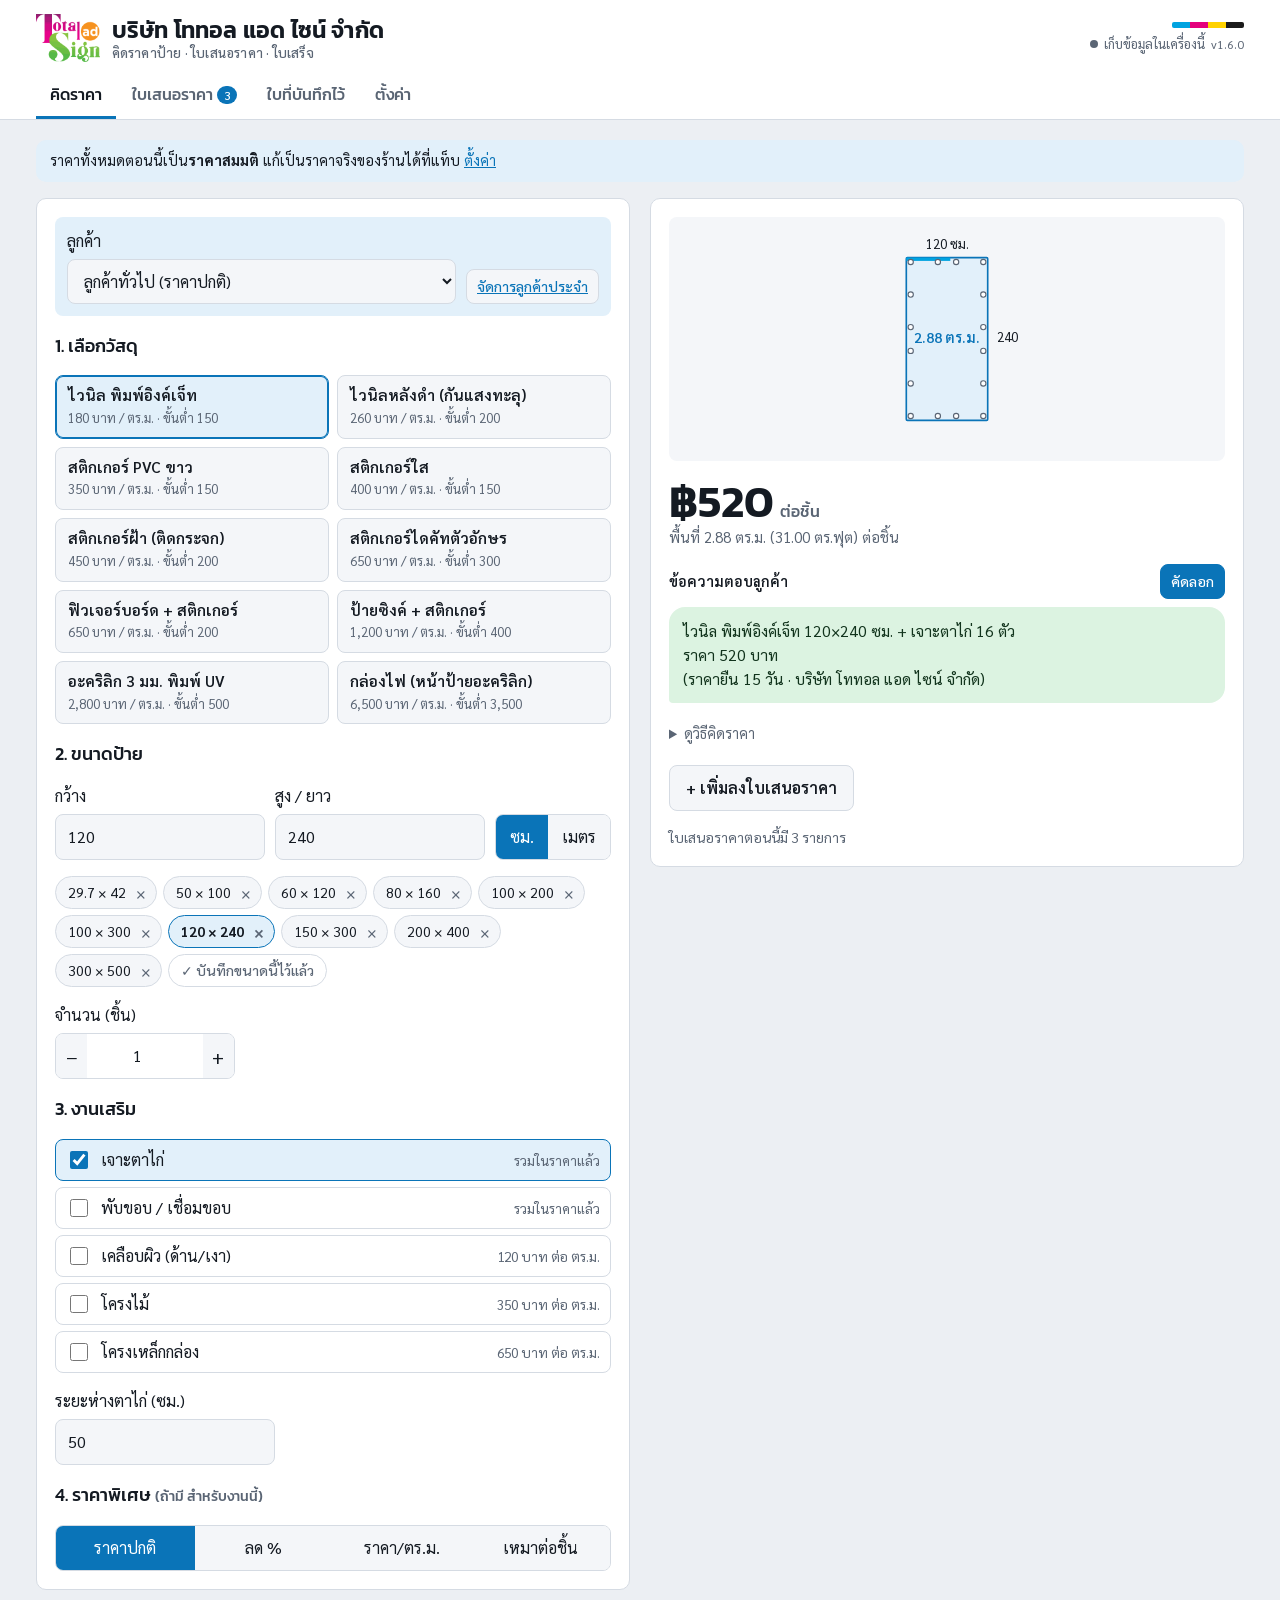
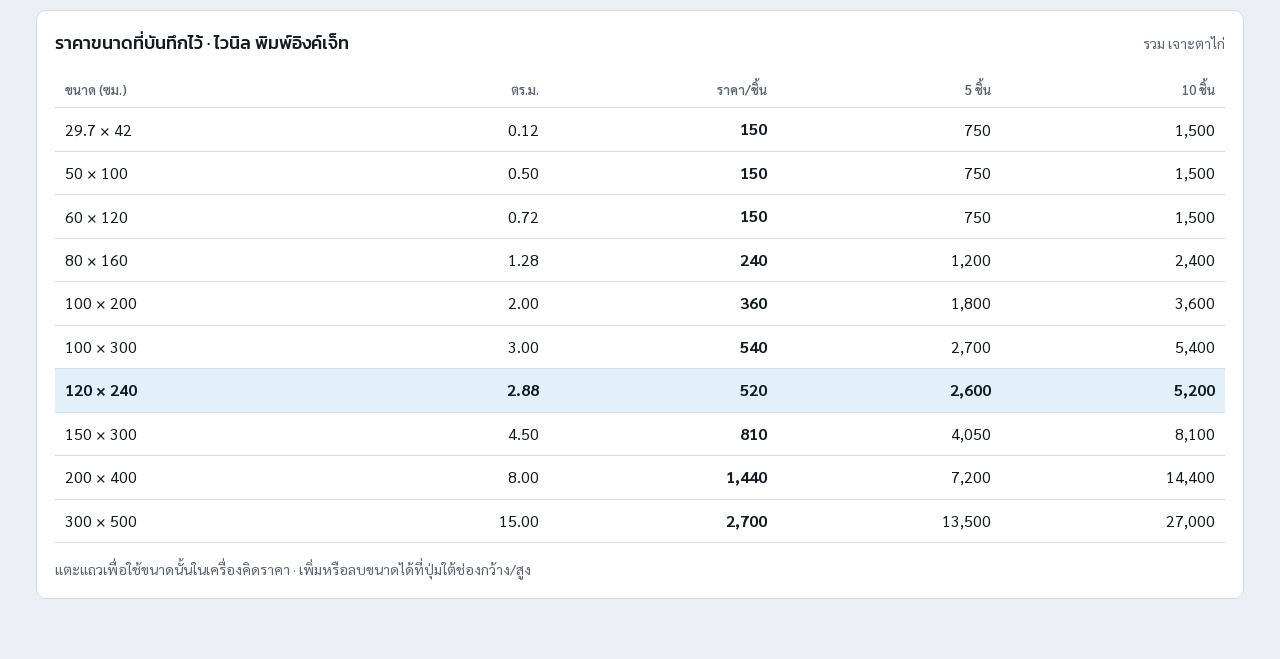
<file: signshop/index.html>
<!doctype html>
<html lang="th">
<head>
<meta charset="utf-8">
<meta name="viewport" content="width=device-width,initial-scale=1,viewport-fit=cover">
<title>Total ad Sign · คิดราคาป้าย</title>
<meta name="description" content="คิดราคาป้าย ออกใบเสนอราคา ใบสั่งงานช่าง ติดตามมัดจำ สำหรับร้านป้าย">
<meta name="theme-color" content="#0a74b8">
<meta name="app-version" content="1.6.0">
<link rel="manifest" href="manifest.webmanifest">
<link rel="icon" type="image/png" sizes="192x192" href="icons/icon-192.png">
<link rel="apple-touch-icon" href="icons/apple-touch-icon.png">
<meta name="apple-mobile-web-app-capable" content="yes">
<meta name="mobile-web-app-capable" content="yes">
<meta name="apple-mobile-web-app-title" content="Total ad Sign">
<link rel="stylesheet" href="fonts/fonts.css">
<script src="vendor/html2canvas.min.js"></script>
<style>
/* Layout: tabbed workbench. Form column on the left, live price / quotation paper on the right; stacks to one column under 900px. Process-colour (CMYK) details nod to the print shop. */
:root {
  --bg: #eceff3;
  --surface: #ffffff;
  --surface-2: #f4f6f9;
  --ink: #141a22;
  --muted: #5a6574;
  --line: #d5dbe3;
  --accent: #0a74b8;
  --accent-ink: #ffffff;
  --accent-soft: #e2f0fa;
  --c: #00a3e0; --m: #e4007c; --y: #ffd200; --k: #1b1b1b;
  --danger: #c0392b;
  --ok: #1f7a4a;
  --warn: #b26a00;
  --chat: #dcf3e1;
  --chat-ink: #11331c;
  --paper: #ffffff;
  --paper-ink: #1c1c1c;
  --paper-line: #cfd4da;
  --paper-tint: #f1f5f9;
  --f-display: "Kanit", "Sarabun", system-ui, sans-serif;
  --f-body: "Sarabun", "Noto Sans Thai", "Leelawadee UI", system-ui, sans-serif;
  --r: 10px;
}
@media (prefers-color-scheme: dark) {
  :root:not([data-theme="light"]) {
    --bg: #0e1217; --surface: #161b22; --surface-2: #1d232c; --ink: #e7ecf2; --muted: #98a3b2;
    --line: #2a323d; --accent: #45b4ee; --accent-ink: #04121c; --accent-soft: #12293a;
    --danger: #ff7b6b; --ok: #5fd39a; --warn: #f0b04a; --chat: #1d3a27; --chat-ink: #dff5e5; color-scheme: dark;
  }
}
:root[data-theme="dark"] {
  --bg: #0e1217; --surface: #161b22; --surface-2: #1d232c; --ink: #e7ecf2; --muted: #98a3b2;
  --line: #2a323d; --accent: #45b4ee; --accent-ink: #04121c; --accent-soft: #12293a;
  --danger: #ff7b6b; --ok: #5fd39a; --warn: #f0b04a; --chat: #1d3a27; --chat-ink: #dff5e5; color-scheme: dark;
}
* { box-sizing: border-box; }
html { -webkit-text-size-adjust: 100%; }
:root { padding-top: env(safe-area-inset-top, 0px); padding-bottom: env(safe-area-inset-bottom, 0px); }
body { margin: 0; }
img { max-width: 100%; }
[hidden] { display: none !important; }
body { background: var(--bg); color: var(--ink); font-family: var(--f-body); font-size: 16px; line-height: 1.5; }
button, input, select, textarea { font: inherit; color: inherit; }
a { color: var(--accent); }
.wrap { max-width: 1240px; margin: 0 auto; padding-left: max(16px, env(safe-area-inset-left, 0px)); padding-right: max(16px, env(safe-area-inset-right, 0px)); }

/* header */
.top { background: var(--surface); border-bottom: 1px solid var(--line); }
.top .wrap { padding-block: 14px 0; display: flex; flex-direction: column; gap: 10px; }
.brand { display: flex; align-items: center; justify-content: space-between; gap: 12px; flex-wrap: wrap; }
.brand h1 { margin: 0; font-family: var(--f-display); font-weight: 600; font-size: 1.45rem; letter-spacing: .2px; line-height: 1.2; }
.brand h1 small { display: block; font-family: var(--f-body); font-weight: 500; font-size: .85rem; color: var(--muted); }
.cmyk { display: flex; height: 6px; width: 72px; border-radius: 2px; overflow: hidden; }
.cmyk i { flex: 1; } .cmyk i:nth-child(1){background:var(--c)} .cmyk i:nth-child(2){background:var(--m)} .cmyk i:nth-child(3){background:var(--y)} .cmyk i:nth-child(4){background:var(--k)}
.status { font-size: .82rem; color: var(--muted); display: flex; align-items: center; gap: 6px; }
.status .dot { width: 8px; height: 8px; border-radius: 50%; background: var(--muted); }
.status.cloud .dot { background: var(--ok); }
.tabs { display: flex; gap: 2px; overflow-x: auto; scrollbar-width: none; }
.tabs a { padding: 10px 14px; text-decoration: none; color: var(--muted); font-weight: 600; border-bottom: 3px solid transparent; white-space: nowrap; font-family: var(--f-display); font-weight: 500; }
.tabs a[aria-current="page"] { color: var(--ink); border-bottom-color: var(--accent); }
.tabs a .count { display: inline-block; min-width: 20px; padding: 0 6px; margin-left: 4px; border-radius: 10px; background: var(--accent); color: var(--accent-ink); font-size: .75rem; text-align: center; font-family: var(--f-body); }
.tabs a:focus-visible { outline: 2px solid var(--accent); outline-offset: -2px; }

main .wrap { padding-block: 20px 60px; }
.notice { background: var(--accent-soft); border-radius: var(--r); padding: 10px 14px; font-size: .9rem; margin-bottom: 16px; }
.grid { display: grid; grid-template-columns: minmax(0, 1fr) minmax(0, 1fr); gap: 20px; align-items: start; }
.grid.quote { grid-template-columns: minmax(0, 5fr) minmax(0, 6fr); }
@media (max-width: 900px) { .grid, .grid.quote { grid-template-columns: minmax(0, 1fr); } }
.card { background: var(--surface); border: 1px solid var(--line); border-radius: var(--r); padding: 18px; display: flex; flex-direction: column; gap: 16px; min-width: 0; }
.sticky { position: sticky; top: calc(env(safe-area-inset-top, 0px) + 12px); }
@media (max-width: 900px) { .sticky { position: static; } }
h2 { margin: 0; font-family: var(--f-display); font-weight: 500; font-size: 1.15rem; text-wrap: balance; }
h3 { margin: 0; font-size: .82rem; font-weight: 600; color: var(--muted); letter-spacing: .4px; }
.field { display: flex; flex-direction: column; gap: 6px; min-width: 0; }
.row { display: flex; gap: 10px; flex-wrap: wrap; align-items: end; }
.row > .field { flex: 1 1 120px; }
input[type="text"], input[type="number"], input[type="tel"], select, textarea {
  width: 100%; padding: 10px 12px; border: 1px solid var(--line); border-radius: 8px; background: var(--surface-2); min-width: 0;
}
textarea { resize: vertical; min-height: 70px; }
input:focus-visible, select:focus-visible, textarea:focus-visible, button:focus-visible { outline: 2px solid var(--accent); outline-offset: 1px; }
input[type="number"] { font-variant-numeric: tabular-nums; }

/* materials picker */
.mats { display: grid; grid-template-columns: repeat(auto-fill, minmax(190px, 1fr)); gap: 8px; }
.mat { position: relative; display: flex; flex-direction: column; gap: 2px; padding: 10px 12px; border: 1px solid var(--line); border-radius: 8px; cursor: pointer; background: var(--surface-2); }
.mat input { position: absolute; opacity: 0; pointer-events: none; }
.mat b { font-weight: 600; font-size: .95rem; line-height: 1.3; }
.mat span { font-size: .82rem; color: var(--muted); font-variant-numeric: tabular-nums; }
.mat:has(input:checked) { border-color: var(--accent); background: var(--accent-soft); box-shadow: inset 0 0 0 1px var(--accent); }
.mat:has(input:focus-visible) { outline: 2px solid var(--accent); outline-offset: 1px; }

.seg { display: inline-flex; border: 1px solid var(--line); border-radius: 8px; overflow: hidden; flex: 0 0 auto; }
.seg button { border: 0; background: var(--surface-2); padding: 10px 14px; cursor: pointer; }
.seg button[aria-pressed="true"] { background: var(--accent); color: var(--accent-ink); }
.chips { display: flex; gap: 6px; flex-wrap: wrap; }
.chip { border: 1px solid var(--line); background: var(--surface-2); border-radius: 999px; padding: 4px 12px; cursor: pointer; font-size: .88rem; font-variant-numeric: tabular-nums; }
.size-chip { display: inline-flex; align-items: stretch; border: 1px solid var(--line); background: var(--surface-2); border-radius: 999px; overflow: hidden; font-size: .88rem; font-variant-numeric: tabular-nums; }
.size-chip button { border: 0; background: none; cursor: pointer; padding: 5px 4px 5px 12px; }
.size-chip .x { padding: 5px 10px 5px 6px; color: var(--muted); font-size: 1rem; line-height: 1; }
.size-chip .x:hover { color: var(--danger); }
.size-chip .x.armed { color: #fff; background: var(--danger); padding: 5px 10px; font-size: .8rem; }
.size-chip.on { border-color: var(--accent); background: var(--accent-soft); font-weight: 700; }
.size-chip:hover { border-color: var(--accent); }
.save-size { border: 1px dashed var(--accent); color: var(--accent); background: none; border-radius: 999px; padding: 4px 12px; cursor: pointer; font-size: .88rem; font-weight: 600; }
.save-size:disabled { border-style: solid; border-color: var(--line); color: var(--muted); cursor: default; font-weight: 500; }
.chip:hover { border-color: var(--accent); }
.addons { display: flex; flex-direction: column; gap: 6px; }
.addon { display: flex; align-items: center; gap: 10px; padding: 8px 10px; border-radius: 8px; border: 1px solid var(--line); cursor: pointer; }
.addon:has(input:checked) { border-color: var(--accent); background: var(--accent-soft); }
.addon input { width: 18px; height: 18px; accent-color: var(--accent); }
.addon .nm { flex: 1; }
.addon .pr { font-size: .85rem; color: var(--muted); font-variant-numeric: tabular-nums; }
.stepper { display: flex; align-items: stretch; border: 1px solid var(--line); border-radius: 8px; overflow: hidden; }
.stepper button { border: 0; background: var(--surface-2); width: 44px; font-size: 1.2rem; cursor: pointer; }
.stepper input { border: 0; border-radius: 0; text-align: center; background: var(--surface); }

/* result */
.price-big { font-family: var(--f-display); font-weight: 600; font-size: clamp(2rem, 5vw, 2.8rem); line-height: 1.1; font-variant-numeric: tabular-nums; }
.price-big small { font-size: 1rem; font-weight: 500; color: var(--muted); margin-left: 6px; }
.price-sub { color: var(--muted); font-size: .92rem; }
.cust-pick { display: flex; gap: 10px; align-items: end; flex-wrap: wrap; padding: 12px; border-radius: 8px; background: var(--accent-soft); }
.cust-pick .field { flex: 1 1 200px; }
.seg.wide { display: flex; width: 100%; }
.seg.wide button { flex: 1 1 0; padding: 10px 6px; }
.special { display: flex; gap: 8px; align-items: center; flex-wrap: wrap; font-size: .9rem; }
.special s { color: var(--muted); }
.special .save { color: var(--ok); font-weight: 600; }
.tag { display: inline-block; padding: 2px 10px; border-radius: 999px; background: var(--accent-soft); color: var(--accent); font-weight: 600; font-size: .82rem; }
.mat .cr { color: var(--ok); font-weight: 700; }
.custs { display: flex; flex-direction: column; gap: 8px; }
.cust { border: 1px solid var(--line); border-radius: 8px; background: var(--surface-2); }
.cust summary { cursor: pointer; padding: 10px 12px; display: flex; gap: 10px; align-items: baseline; flex-wrap: wrap; }
.cust[open] summary { border-bottom: 1px solid var(--line); }
.cust-body { padding: 12px; display: flex; flex-direction: column; gap: 10px; }
.cust-body input { padding: 8px 10px; background: var(--surface); }
.rates { display: grid; grid-template-columns: repeat(auto-fill, minmax(220px, 1fr)); gap: 6px 12px; }
.rate { display: grid; grid-template-columns: minmax(0, 1fr) 96px; gap: 8px; align-items: center; font-size: .88rem; }
.rate small { color: var(--muted); }
.breakdown { display: flex; flex-direction: column; border-top: 1px dashed var(--line); }
.breakdown div { display: flex; justify-content: space-between; gap: 12px; padding: 7px 0; border-bottom: 1px dashed var(--line); font-size: .93rem; }
.breakdown div span:last-child { font-variant-numeric: tabular-nums; white-space: nowrap; }
.breakdown .note { color: var(--muted); font-size: .8rem; }
.breakdown .sum { font-weight: 700; border-bottom: 0; }
.preview-sign { background: var(--surface-2); border-radius: 8px; padding: 12px; display: flex; justify-content: center; }
.preview-sign svg { width: 100%; max-width: 100%; height: auto; max-height: 220px; display: block; }

.btn { border: 1px solid var(--line); background: var(--surface-2); border-radius: 8px; padding: 10px 16px; cursor: pointer; font-weight: 600; display: inline-flex; align-items: center; justify-content: center; gap: 6px; }
.btn:hover { border-color: var(--accent); }
.btn.primary { background: var(--accent); border-color: var(--accent); color: var(--accent-ink); }
.btn.primary:hover { filter: brightness(1.07); }
.btn.danger { color: var(--danger); }
.btn.small { padding: 6px 10px; font-size: .88rem; font-weight: 500; }
.btn:disabled { opacity: .5; cursor: default; }
.actions { display: flex; gap: 8px; flex-wrap: wrap; }
.muted { color: var(--muted); font-size: .88rem; }

/* items editor */
.items { display: flex; flex-direction: column; gap: 8px; }
.item { display: grid; grid-template-columns: minmax(0, 1fr) 70px 100px 36px; gap: 6px; padding: 10px; border: 1px solid var(--line); border-radius: 8px; background: var(--surface-2); align-items: start; }
.item .desc { display: flex; flex-direction: column; gap: 4px; min-width: 0; }
.item input { padding: 7px 9px; background: var(--surface); }
.item .detail { font-size: .85rem; }
.item .amt { grid-column: 1 / -1; text-align: right; font-size: .88rem; color: var(--muted); font-variant-numeric: tabular-nums; }
.item .rm { border: 0; background: none; cursor: pointer; color: var(--danger); font-size: 1.3rem; line-height: 1; padding: 6px 0; }
.item label { font-size: .72rem; color: var(--muted); display: block; }
@media (max-width: 480px) { .item { grid-template-columns: minmax(0, 1fr) minmax(0, 1fr) 36px; } .item .desc { grid-column: 1 / -1; } }
.empty { padding: 18px; text-align: center; color: var(--muted); border: 1px dashed var(--line); border-radius: 8px; }
.toggle { display: flex; align-items: center; gap: 8px; cursor: pointer; }
.toggle input { width: 18px; height: 18px; accent-color: var(--accent); }

/* paper */
/* A4 = 210 x 297 mm = 794 x 1123 px at 96 dpi; the sheet keeps that size everywhere and is scaled to fit */
.paper-scroll { overflow: hidden; border-radius: 4px; cursor: zoom-in; position: relative; }
.paper-scroll.zoom { overflow: auto; cursor: zoom-out; }
.paper-hint { font-size: .8rem; color: var(--muted); display: flex; justify-content: space-between; gap: 8px; flex-wrap: wrap; }
.paper { background: var(--paper); color: var(--paper-ink); font-family: "Sarabun", system-ui, sans-serif; width: 794px; min-height: 1123px; padding: 40px 44px; border-radius: 2px; box-shadow: 0 1px 2px rgba(0,0,0,.08), 0 8px 24px rgba(0,0,0,.08); font-size: 13px; line-height: 1.5; position: relative; display: flex; flex-direction: column; transform-origin: top left; }
.paper.export { box-shadow: none; border-radius: 0; transform: none !important; }
.paper .cont { font-size: 12px; color: #555; padding-bottom: 8px; margin-bottom: 10px; border-bottom: 1px solid var(--paper-line); }
.paper .pgno { position: absolute; bottom: 16px; right: 44px; font-size: 10.5px; color: #888; }
.paper .ph { display: flex; justify-content: space-between; gap: 16px; align-items: flex-start; flex-wrap: wrap; }
.paper .shop b { font-family: "Kanit", "Sarabun", sans-serif; font-weight: 600; font-size: 19px; display: block; line-height: 1.25; }
.paper .shop div { font-size: 12px; color: #4a4f57; white-space: pre-line; }
.paper .ph { flex-wrap: nowrap; }
.paper .brand-blk { display: flex; gap: 12px; align-items: flex-start; min-width: 0; flex: 1 1 auto; }
.paper .brand-blk img { max-height: 72px; max-width: 110px; object-fit: contain; flex: 0 0 auto; }
.paper .doc-title { flex: 0 1 auto; max-width: 48%; }
.paper .doc-title b { text-wrap: balance; }
.paper .shop .co { color: var(--paper-ink); font-weight: 600; font-size: 12.5px; }
.paper .paid-stamp { display: inline-block; border: 2px solid #1f7a4a; color: #1f7a4a; border-radius: 4px; padding: 2px 10px; font-weight: 700; font-size: 12px; letter-spacing: .5px; margin-top: 6px; }
.paper .received { margin-top: 10px; font-size: 12.5px; }
#paperSeg { display: flex; width: 100%; }
#paperSeg button { flex: 1 1 0; padding: 10px 8px; }
.logo-row { display: flex; gap: 12px; align-items: center; flex-wrap: wrap; }
.locked-name { display: flex; flex-direction: column; gap: 2px; min-width: 0; }
.locked-name b { font-family: var(--f-display); font-weight: 600; font-size: 1.05rem; }
.brand h1 { display: flex; align-items: center; gap: 12px; }
.brand h1 img { height: 48px; width: auto; flex: 0 0 auto; }
.brand h1 .t { display: flex; flex-direction: column; min-width: 0; }
.logo-box { width: 140px; height: 70px; border: 1px dashed var(--line); border-radius: 8px; display: flex; align-items: center; justify-content: center; background: var(--paper); color: var(--muted); font-size: .8rem; overflow: hidden; }
.logo-box img { max-width: 100%; max-height: 100%; object-fit: contain; }
.pay .rc { border: 0; background: none; color: var(--accent); cursor: pointer; font-weight: 600; padding: 0 4px; }
.paper .doc-title { text-align: right; }
.paper .doc-title b { font-family: "Kanit", "Sarabun", sans-serif; font-weight: 600; font-size: 20px; display: block; line-height: 1.2; }
.paper .doc-title span { font-size: 11px; letter-spacing: 2px; color: #4a4f57; }
.paper .strip { display: flex; height: 4px; margin: 14px 0; }
.paper .strip i { flex: 1; } .paper .strip i:nth-child(1){background:#00a3e0} .paper .strip i:nth-child(2){background:#e4007c} .paper .strip i:nth-child(3){background:#ffd200} .paper .strip i:nth-child(4){background:#1b1b1b}
.paper .meta { display: grid; grid-template-columns: minmax(0, 3fr) minmax(0, 2fr); gap: 12px; margin-bottom: 14px; }
.paper .box { border: 1px solid var(--paper-line); border-radius: 4px; padding: 8px 10px; }
.paper .box .k { font-size: 11px; color: #5d636b; }
.paper .kv { display: grid; grid-template-columns: auto 1fr; gap: 2px 10px; font-size: 12.5px; }
.paper .kv span:nth-child(odd) { color: #5d636b; }
.paper table { width: 100%; border-collapse: collapse; font-size: 12.5px; }
.paper th { background: var(--paper-tint); text-align: left; font-weight: 600; padding: 6px 8px; border-top: 1px solid var(--paper-line); border-bottom: 1px solid var(--paper-line); }
.paper td { padding: 6px 8px; border-bottom: 1px solid #e6e9ed; vertical-align: top; }
.paper .num { text-align: right; font-variant-numeric: tabular-nums; white-space: nowrap; }
.paper .c { text-align: center; }
.paper td small { display: block; color: #5d636b; font-size: 11.5px; }
.paper .tot { display: grid; grid-template-columns: minmax(0, 1fr) 250px; gap: 16px; margin-top: 10px; }
.paper .tot .lines div { display: flex; justify-content: space-between; padding: 3px 8px; font-variant-numeric: tabular-nums; }
.paper .tot .grand { background: var(--paper-tint); font-weight: 700; font-size: 14px; border-top: 1px solid var(--paper-line); border-bottom: 1px solid var(--paper-line); padding: 6px 8px !important; }
.paper .baht { border: 1px solid var(--paper-line); border-radius: 4px; padding: 8px 10px; font-weight: 600; align-self: start; }
.paper .baht .k { font-weight: 400; font-size: 11px; color: #5d636b; display: block; }
.paper .notes { margin-top: 14px; font-size: 12px; white-space: pre-line; color: #333; }
.paper .notes b { display: block; color: var(--paper-ink); }
.paper .sign { display: grid; grid-template-columns: 1fr 1fr; gap: 30px; margin-top: auto; padding-top: 44px; text-align: center; font-size: 12px; }
.paper .sign div { border-top: 1px dotted #888; padding-top: 6px; color: #444; }
.paper .ex { position: absolute; top: 10px; right: 12px; font-size: 10px; color: #b23; letter-spacing: .5px; }

/* history */
.hist { display: flex; flex-direction: column; gap: 8px; }
/* LINE reply bubble */
.msg { display: flex; flex-direction: column; gap: 8px; }
.msg-head { display: flex; justify-content: space-between; align-items: center; gap: 8px; font-weight: 600; font-size: .9rem; }
.bubble { background: var(--chat); color: var(--chat-ink); border-radius: 16px 16px 16px 4px; padding: 12px 14px; white-space: pre-line; font-size: .97rem; line-height: 1.55; user-select: all; }
.breakdown-wrap summary { cursor: pointer; color: var(--muted); font-size: .9rem; padding: 4px 0; }
.breakdown-wrap[open] summary { margin-bottom: 6px; }
/* size table */
.tscroll { overflow-x: auto; }
.sizetable { width: 100%; border-collapse: collapse; font-variant-numeric: tabular-nums; min-width: 420px; }
.sizetable th { text-align: right; font-size: .8rem; color: var(--muted); font-weight: 600; padding: 8px 10px; border-bottom: 1px solid var(--line); }
.sizetable th:first-child, .sizetable td:first-child { text-align: left; }
.sizetable td { text-align: right; padding: 9px 10px; border-bottom: 1px solid var(--line); }
.sizetable tbody tr { cursor: pointer; }
.sizetable tbody tr:hover { background: var(--surface-2); }
.sizetable tr.on { background: var(--accent-soft); font-weight: 700; }
.sizetable td b { font-size: 1.02rem; }
/* payments */
.tiles { display: grid; grid-template-columns: repeat(auto-fit, minmax(120px, 1fr)); gap: 8px; }
.tile { background: var(--surface-2); border: 1px solid var(--line); border-radius: 8px; padding: 10px 12px; min-width: 0; }
.tile span { display: block; font-size: .78rem; color: var(--muted); }
.tile b { font-size: 1.12rem; font-variant-numeric: tabular-nums; }
.tile.hot b { color: var(--danger); }
.tile.good b { color: var(--ok); }
.next { border-radius: 8px; padding: 10px 12px; font-weight: 600; display: flex; gap: 8px; align-items: center; background: var(--surface-2); border: 1px solid var(--line); }
.next::before { content: ""; width: 10px; height: 10px; border-radius: 50%; background: currentColor; flex: 0 0 auto; }
.next.s-wait { color: var(--warn); } .next.s-partial { color: var(--warn); } .next.s-prod { color: var(--accent); } .next.s-paid { color: var(--ok); } .next.s-none { color: var(--muted); }
.pays { display: flex; flex-direction: column; gap: 4px; }
.pay { display: flex; justify-content: space-between; align-items: center; gap: 10px; padding: 6px 10px; border-radius: 6px; background: var(--surface-2); font-size: .92rem; font-variant-numeric: tabular-nums; }
.pay .rm { border: 0; background: none; color: var(--danger); cursor: pointer; font-size: 1.1rem; }
.pill { display: inline-block; font-size: .75rem; font-weight: 600; padding: 2px 8px; border-radius: 999px; border: 1px solid currentColor; white-space: nowrap; }
.pill.s-wait, .pill.s-partial { color: var(--warn); } .pill.s-prod { color: var(--accent); } .pill.s-paid { color: var(--ok); } .pill.s-none { color: var(--muted); }
.chip[aria-pressed="true"] { background: var(--accent); border-color: var(--accent); color: var(--accent-ink); }
.hrow { display: grid; grid-template-columns: 120px minmax(0, 1fr) 130px auto; gap: 12px; align-items: center; padding: 12px 14px; background: var(--surface); border: 1px solid var(--line); border-radius: var(--r); }
.hrow .no { font-weight: 700; font-variant-numeric: tabular-nums; }
.hrow .who { min-width: 0; }
.hrow .who b { display: block; overflow: hidden; text-overflow: ellipsis; white-space: nowrap; }
.hrow .amt { text-align: right; font-weight: 700; font-variant-numeric: tabular-nums; }
@media (max-width: 640px) { .hrow { grid-template-columns: minmax(0, 1fr) auto; } .hrow .who { grid-column: 1 / -1; grid-row: 2; } .hrow .acts { grid-column: 1 / -1; } }
.search { max-width: 360px; }

/* settings */
.set-table { display: flex; flex-direction: column; gap: 6px; }
.set-row { display: grid; gap: 6px; align-items: center; }
.set-row.mat-r { grid-template-columns: 30px minmax(0, 1fr) 110px 110px 36px; }
.set-row.add-r { grid-template-columns: 30px minmax(0, 1fr) 150px 100px 36px; }
.set-row.svc-r { grid-template-columns: 30px minmax(0, 1fr) 110px 36px; }
.grip { border: 0; background: none; color: var(--muted); cursor: grab; touch-action: none; padding: 8px 2px; font-size: 1.05rem; line-height: 1; letter-spacing: -3px; border-radius: 6px; user-select: none; -webkit-user-select: none; }
.grip:hover { color: var(--accent); background: var(--accent-soft); }
.grip:active { cursor: grabbing; }
.set-row.dragging { position: relative; z-index: 3; background: var(--surface); border-radius: 8px; box-shadow: 0 6px 18px rgba(0,0,0,.18); outline: 2px solid var(--accent); }
.set-table.is-dragging, .set-table.is-dragging * { user-select: none; -webkit-user-select: none; }
.set-row.head { font-size: .78rem; color: var(--muted); font-weight: 600; }
.set-row input, .set-row select { padding: 8px 10px; }
.set-row .rm { border: 0; background: none; cursor: pointer; color: var(--danger); font-size: 1.3rem; }
@media (max-width: 560px) {
  .set-row.mat-r, .set-row.add-r { grid-template-columns: 30px minmax(0, 1fr) minmax(0, 1fr) 36px; }
  .set-row.mat-r > .grip, .set-row.add-r > .grip { grid-row: span 2; align-self: stretch; }
  .set-row.mat-r > :nth-child(2), .set-row.add-r > :nth-child(2) { grid-column: 2 / -1; }
  .set-row.mat-r, .set-row.add-r { padding-bottom: 6px; border-bottom: 1px dashed var(--line); }
  .set-row.head { display: none; }
}
.savebar { position: sticky; bottom: 0; padding-block: 12px calc(12px + env(safe-area-inset-bottom, 0px)); background: var(--bg); display: flex; gap: 10px; align-items: center; flex-wrap: wrap; border-top: 1px solid var(--line); }

/* app bar: update / install */
.updbar { background: var(--accent); color: var(--accent-ink); }
.updbar .wrap { padding-block: 10px; display: flex; gap: 12px; align-items: center; flex-wrap: wrap; justify-content: space-between; }
.updbar .btn { background: var(--accent-ink); color: var(--accent); border-color: var(--accent-ink); }
.ver { font-size: .75rem; color: var(--muted); }
.whatsnew ul { margin: 0; padding-left: 20px; display: flex; flex-direction: column; gap: 4px; }
.whatsnew h3 { margin-top: 6px; }
.backup-state { padding: 10px 12px; border-radius: 8px; background: var(--surface-2); border: 1px solid var(--line); font-size: .92rem; }
.backup-state.old { border-color: var(--warn); color: var(--warn); }
#printRoot { display: none; }
@media print {
  @page { size: A4 portrait; margin: 0; }
  :root { padding: 0 !important; }
  html, body { background: #fff !important; margin: 0 !important; }
  body > *:not(#printRoot):not(.measure-host) { display: none !important; }
  #printRoot { display: block !important; }
  #printRoot .paper { width: 210mm !important; height: 296.8mm !important; min-height: 0 !important; overflow: hidden; padding: 10.5mm 11.6mm !important; transform: none !important; box-shadow: none !important; border-radius: 0 !important; break-after: page; page-break-after: always; }
  #printRoot .paper:last-child { break-after: auto; page-break-after: auto; }
  * { -webkit-print-color-adjust: exact; print-color-adjust: exact; }
}
/* overlay & toast */
.overlay { position: fixed; inset: 0; background: rgba(0,0,0,.6); display: flex; align-items: center; justify-content: center; padding: max(16px, env(safe-area-inset-top, 0px)) max(16px, env(safe-area-inset-right, 0px)) max(16px, env(safe-area-inset-bottom, 0px)) max(16px, env(safe-area-inset-left, 0px)); z-index: 50; }
.overlay .sheet { background: var(--surface); border-radius: var(--r); padding: 16px; max-width: 760px; width: 100%; max-height: 100%; overflow: auto; display: flex; flex-direction: column; gap: 12px; }
.overlay img { width: 100%; border: 1px solid var(--line); }
.toast { position: fixed; left: 50%; bottom: calc(20px + env(safe-area-inset-bottom, 0px)); transform: translateX(-50%); background: var(--ink); color: var(--bg); padding: 10px 18px; border-radius: 999px; font-size: .92rem; z-index: 60; max-width: calc(100% - 32px); text-align: center; }
@media (prefers-reduced-motion: no-preference) { .toast { animation: up .2s ease-out; } @keyframes up { from { transform: translate(-50%, 10px); opacity: 0; } } }
</style>

</head>
<body>
<header class="top">
  <div class="wrap">
    <div class="brand">
      <h1><img id="hdrLogo" alt="Total ad Sign"><span class="t"><span id="hdrShop">บริษัท โททอล แอด ไซน์ จำกัด</span><small>คิดราคาป้าย · ใบเสนอราคา · ใบเสร็จ</small></span></h1>
      <div style="display:flex;flex-direction:column;align-items:flex-end;gap:6px">
        <div class="cmyk" aria-hidden="true"><i></i><i></i><i></i><i></i></div>
        <div class="status" id="status"><span class="dot"></span><span id="statusText">เก็บข้อมูลในเครื่องนี้</span> <span class="ver" id="appVer"></span></div>
        <button class="btn small primary" id="installBtn" type="button" hidden>ติดตั้งแอป</button>
      </div>
    </div>
    <nav class="tabs" aria-label="เมนู">
      <a href="#calc" data-tab="calc">คิดราคา</a>
      <a href="#quote" data-tab="quote">ใบเสนอราคา<span class="count" id="itemCount">0</span></a>
      <a href="#history" data-tab="history">ใบที่บันทึกไว้</a>
      <a href="#prices" data-tab="prices">ตั้งค่า</a>
    </nav>
  </div>
</header>
<div class="updbar" id="updBar" hidden role="status"><div class="wrap"><span><b>มีเวอร์ชันใหม่แล้ว</b> · ข้อมูลร้านและใบเสนอราคาเดิมไม่หาย</span><button class="btn small" id="updBtn" type="button">อัปเดตเลย</button></div></div>

<main>
  <div class="wrap">
    <div class="notice" id="exampleNotice">ราคาทั้งหมดตอนนี้เป็น<b>ราคาสมมติ</b> แก้เป็นราคาจริงของร้านได้ที่แท็บ <a href="#prices">ตั้งค่า</a></div>

    <!-- ===== CALCULATOR ===== -->
    <section id="tab-calc" data-view="calc">
      <div class="grid">
        <div class="card">
          <div class="cust-pick">
            <div class="field"><label for="cCust">ลูกค้า</label><select id="cCust"></select></div>
            <a class="btn small" href="#prices" id="gotoCusts">จัดการลูกค้าประจำ</a>
          </div>
          <h2>1. เลือกวัสดุ</h2>
          <div class="mats" id="matList" role="radiogroup" aria-label="วัสดุ"></div>

          <h2>2. ขนาดป้าย</h2>
          <div class="row">
            <div class="field"><label for="cW">กว้าง</label><input type="number" id="cW" inputmode="decimal" min="0" step="any"></div>
            <div class="field"><label for="cH">สูง / ยาว</label><input type="number" id="cH" inputmode="decimal" min="0" step="any"></div>
            <div class="seg" role="group" aria-label="หน่วย"><button type="button" id="uCm" data-unit="cm">ซม.</button><button type="button" id="uM" data-unit="m">เมตร</button></div>
          </div>
          <div class="chips" id="sizeChips" aria-label="ขนาดที่บันทึกไว้"></div>
          <div class="row">
            <div class="field" style="flex:0 1 180px"><label for="cQty">จำนวน (ชิ้น)</label>
              <div class="stepper"><button type="button" id="qMinus" aria-label="ลดจำนวน">−</button><input type="number" id="cQty" min="1" step="1" inputmode="numeric"><button type="button" id="qPlus" aria-label="เพิ่มจำนวน">+</button></div>
            </div>
          </div>

          <h2>3. งานเสริม</h2>
          <div class="addons" id="addonList"></div>
          <div class="field" id="spacingField" hidden style="max-width:220px"><label for="cSp">ระยะห่างตาไก่ (ซม.)</label><input type="number" id="cSp" min="10" step="5" inputmode="numeric"></div>

          <h2>4. ราคาพิเศษ <span class="muted" style="font-weight:400;font-size:.85rem">(ถ้ามี สำหรับงานนี้)</span></h2>
          <div class="seg wide" role="group" aria-label="ปรับราคา" id="ovSeg"><button type="button" data-ov="none">ราคาปกติ</button><button type="button" data-ov="pct">ลด %</button><button type="button" data-ov="sqm">ราคา/ตร.ม.</button><button type="button" data-ov="piece">เหมาต่อชิ้น</button></div>
          <div class="field" id="ovField" hidden style="max-width:260px"><label for="cOv" id="ovLabel">ราคา</label><input type="number" id="cOv" min="0" step="any" inputmode="decimal"></div>
        </div>

        <div class="card sticky" aria-live="polite">
          <div class="preview-sign" id="signSvg"></div>
          <div>
            <div class="price-big" id="rTotal">฿0</div>
            <div class="price-sub" id="rSub"></div>
          </div>
          <div class="special" id="rSpecial" hidden></div>
          <div class="msg">
            <div class="msg-head"><span>ข้อความตอบลูกค้า</span><button class="btn small primary" id="copyPrice" type="button">คัดลอก</button></div>
            <div class="bubble" id="lineMsg"></div>
          </div>
          <details class="breakdown-wrap"><summary>ดูวิธีคิดราคา</summary><div class="breakdown" id="rLines"></div></details>
          <div class="actions">
            <button class="btn" id="addToQuote" type="button">+ เพิ่มลงใบเสนอราคา</button>
          </div>
          <div class="muted" id="rHint"></div>
        </div>
      </div>

      <div class="card" style="margin-top:20px">
        <div class="row" style="justify-content:space-between;align-items:baseline">
          <h2>ราคาขนาดที่บันทึกไว้ · <span id="stMat"></span></h2>
          <span class="muted" id="stNote"></span>
        </div>
        <div class="tscroll"><table class="sizetable" id="sizeTable"></table></div>
        <p class="muted" style="margin:0">แตะแถวเพื่อใช้ขนาดนั้นในเครื่องคิดราคา · เพิ่มหรือลบขนาดได้ที่ปุ่มใต้ช่องกว้าง/สูง</p>
      </div>
    </section>

    <!-- ===== QUOTE ===== -->
    <section id="tab-quote" data-view="quote" hidden>
      <div class="grid quote">
        <div class="card">
          <div class="row" style="justify-content:space-between;align-items:center">
            <h2 id="qHeading">ใบเสนอราคาใหม่</h2>
            <button class="btn small" id="newQuote" type="button">เริ่มใบใหม่</button>
          </div>
          <h3>ลูกค้า</h3>
          <div class="row">
            <div class="field" style="flex:2 1 200px"><label for="qCustPick">เลือกลูกค้าประจำ</label><select id="qCustPick"></select></div>
            <button class="btn small" type="button" id="saveAsCust">+ บันทึกเป็นลูกค้าประจำ</button>
          </div>
          <div class="field"><label for="qName">ชื่อลูกค้า / ร้าน</label><input type="text" id="qName" autocomplete="off"></div>
          <div class="row">
            <div class="field"><label for="qPhone">เบอร์โทร</label><input type="tel" id="qPhone" autocomplete="off"></div>
            <div class="field"><label for="qDate">วันที่</label><input type="date" id="qDate" style="width:100%;padding:9px 12px;border:1px solid var(--line);border-radius:8px;background:var(--surface-2)"></div>
          </div>
          <div class="field"><label for="qAddr">ที่อยู่ / หมายเหตุลูกค้า</label><input type="text" id="qAddr" autocomplete="off"></div>
          <div class="row">
            <div class="field" style="flex:2 1 200px"><label for="qTax">เลขผู้เสียภาษีลูกค้า (ถ้าลูกค้าเป็นบริษัท)</label><input type="text" id="qTax" autocomplete="off" inputmode="numeric"></div>
            <div class="field"><label for="qBranch">สาขาลูกค้า</label><input type="text" id="qBranch" autocomplete="off" placeholder="สำนักงานใหญ่"></div>
          </div>

          <h3>รายการ</h3>
          <div class="items" id="itemsEd"></div>
          <div class="chips" id="svcChips"></div>
          <div class="actions"><button class="btn small" id="addBlank" type="button">+ เพิ่มรายการเอง</button><a class="btn small" href="#calc">+ คิดราคาป้ายเพิ่ม</a></div>

          <h3>ส่วนลด และภาษี</h3>
          <div class="row">
            <div class="field"><label for="qDisc">ส่วนลด (บาท)</label><input type="number" id="qDisc" min="0" step="1" inputmode="decimal"></div>
            <div class="field"><label for="qDep">มัดจำ (%)</label><input type="number" id="qDep" min="0" max="100" step="5" inputmode="numeric"></div>
          </div>
          <label class="toggle"><input type="checkbox" id="qVat"> คิด VAT 7% เพิ่ม</label>
          <div class="field"><label for="qNote">เงื่อนไข / หมายเหตุท้ายใบ</label><textarea id="qNote" rows="3"></textarea></div>

          <h3>มัดจำ และยอดค้าง</h3>
          <div class="tiles" id="payTiles"></div>
          <div class="next" id="payNext"></div>
          <div class="row">
            <div class="field" style="flex:0 1 150px"><label for="pType">ประเภท</label><select id="pType"><option>มัดจำ</option><option>ชำระเพิ่ม</option><option>ชำระส่วนที่เหลือ</option></select></div>
            <div class="field" style="flex:0 1 130px"><label for="pMethod">ชำระโดย</label><select id="pMethod"><option>โอนเงิน</option><option>เงินสด</option><option>เช็ค</option><option>บัตรเครดิต</option></select></div>
            <div class="field"><label for="pAmt">รับจริง (บาท)</label><input type="number" id="pAmt" min="0" step="any" inputmode="decimal"></div>
            <button class="btn primary" id="addPay" type="button">บันทึกรับเงิน</button>
          </div>
          <div class="pays" id="payList"></div>
        </div>

        <div class="card sticky">
          <div class="actions">
            <button class="btn primary" id="saveQuote" type="button">บันทึกใบนี้</button>
            <button class="btn" id="saveImg" type="button">บันทึกเป็นรูป</button>
            <button class="btn" id="copyText" type="button">คัดลอกข้อความส่ง LINE</button>
            <button class="btn" id="printBtn" type="button">พิมพ์ / PDF</button>
          </div>
          <div class="seg" role="group" aria-label="เลือกเอกสาร" id="paperSeg"><button type="button" data-mode="quote" aria-pressed="true">ใบเสนอราคา</button><button type="button" data-mode="receipt" aria-pressed="false">ใบเสร็จรับเงิน</button><button type="button" data-mode="job" aria-pressed="false">ใบสั่งงานช่าง</button></div>
          <div class="row" id="rcptFields" hidden>
            <div class="field"><label for="rcptPick">ใบเสร็จของการรับเงินครั้งไหน</label><select id="rcptPick"></select></div>
          </div>
          <div class="row" id="jobFields" hidden>
            <div class="field"><label for="jDue">นัดส่ง</label><input type="date" id="jDue" style="width:100%;padding:9px 12px;border:1px solid var(--line);border-radius:8px;background:var(--surface-2)"></div>
            <div class="field"><label for="jMachine">เครื่อง / ช่าง</label><input type="text" id="jMachine" placeholder="เช่น เครื่องพิมพ์ 1"></div>
            <div class="field" style="flex-basis:100%"><label for="jNote">หมายเหตุถึงช่าง</label><input type="text" id="jNote" placeholder="เช่น เผื่อขอบ 5 ซม. สำหรับพับ"></div>
          </div>
          <div class="paper-hint"><span>กระดาษ A4 (210 × 297 มม.)</span><span id="zoomHint">แตะกระดาษเพื่อขยาย</span></div>
          <div class="paper-scroll" id="paperBox" title="แตะเพื่อขยาย / ย่อ"><div class="paper" id="paper"></div></div>
        </div>
      </div>
    </section>

    <!-- ===== HISTORY ===== -->
    <section id="tab-history" data-view="history" hidden>
      <div class="card" style="margin-bottom:12px">
        <div class="row" style="justify-content:space-between;align-items:center">
          <h2>ใบเสนอราคาที่บันทึกไว้</h2>
          <input type="text" id="hSearch" class="search" placeholder="ค้นหาชื่อลูกค้า หรือเลขที่" aria-label="ค้นหา">
        </div>
        <div class="tiles" id="histTiles"></div>
        <div class="chips" id="histFilter" role="group" aria-label="กรองตามสถานะ"></div>
      </div>
      <div class="hist" id="histList"></div>
    </section>

    <!-- ===== PRICES ===== -->
    <section id="tab-prices" data-view="prices" hidden>
      <div class="grid">
        <div class="card">
          <h2>วัสดุ และราคาต่อตารางเมตร</h2>
          <p class="muted" style="margin:0">ขั้นต่ำ คือราคาต่ำสุดต่อชิ้น ใช้กับป้ายเล็กที่คิดตามพื้นที่แล้วถูกเกินไป</p>
          <div class="set-table" id="setMats"></div>
          <div><button class="btn small" type="button" data-addrow="materials">+ เพิ่มวัสดุ</button></div>

          <h2>งานเสริม</h2>
          <div class="set-table" id="setAddons"></div>
          <div><button class="btn small" type="button" data-addrow="addons">+ เพิ่มงานเสริม</button></div>

          <h2>ค่าบริการ (ปุ่มลัดในใบเสนอราคา)</h2>
          <div class="set-table" id="setSvcs"></div>
          <div><button class="btn small" type="button" data-addrow="services">+ เพิ่มค่าบริการ</button></div>

          <h2 id="custHeading">ลูกค้าประจำ</h2>
          <p class="muted" style="margin:0">ตั้งส่วนลด % ทุกงาน หรือราคาพิเศษรายวัสดุ (บาท/ตร.ม.) แล้วเลือกลูกค้าในหน้าคิดราคา ราคาจะเปลี่ยนให้เอง ถ้าตั้งราคาพิเศษของวัสดุไหนไว้ วัสดุนั้นจะใช้ราคาพิเศษแทนส่วนลด %</p>
          <div class="custs" id="setCusts"></div>
          <div><button class="btn small" type="button" data-addrow="customers">+ เพิ่มลูกค้าประจำ</button></div>
        </div>

        <div class="card">
          <h2>ข้อมูลร้าน / บริษัท</h2>
          <p class="muted" style="margin:0">แสดงที่หัวใบเสนอราคา ใบเสร็จรับเงิน และใบสั่งงานช่าง</p>
          <div class="logo-row locked">
            <div class="logo-box" id="logoPreview"></div>
            <div class="locked-name"><b id="lockedName"></b><span id="lockedAddr"></span><span class="muted">ชื่อบริษัท ที่อยู่ และโลโก้ล็อคไว้ในโปรแกรม แก้ไม่ได้</span></div>
          </div>
          <div class="field"><label for="sBranch">สาขา</label><input type="text" id="sBranch" data-shop="branch" placeholder="สำนักงานใหญ่"></div>
          <div class="field"><label for="sTax">เลขประจำตัวผู้เสียภาษี 13 หลัก (ถ้ามี)</label><input type="text" id="sTax" data-shop="taxId" inputmode="numeric"></div>
          <div class="row">
            <div class="field"><label for="sPhone">โทร</label><input type="text" id="sPhone" data-shop="phone"></div>
            <div class="field"><label for="sLine">LINE</label><input type="text" id="sLine" data-shop="line"></div>
          </div>
          <div class="field"><label for="sBank">บัญชีรับโอน</label><input type="text" id="sBank" data-shop="bank"></div>
          <div class="field"><label for="sReceiver">ชื่อผู้รับเงิน (ลงท้ายใบเสร็จ)</label><input type="text" id="sReceiver" data-shop="receiver"></div>
          <label class="toggle"><input type="checkbox" id="sVatReg" data-shop="vatReg"> จดทะเบียน VAT แล้ว (ใบเสร็จของงานที่คิด VAT จะออกเป็น ใบเสร็จรับเงิน/ใบกำกับภาษี)</label>
          <div class="field"><label for="sNote">เงื่อนไขเริ่มต้นท้ายใบ</label><textarea id="sNote" rows="3" data-shop="note"></textarea></div>
          <div class="row">
            <div class="field"><label for="sValid">ยืนราคา (วัน)</label><input type="number" id="sValid" min="1" data-shop="validDays" data-num="1"></div>
            <div class="field"><label for="sDep">มัดจำเริ่มต้น (%)</label><input type="number" id="sDep" min="0" max="100" data-shop="deposit" data-num="1"></div>
            <div class="field"><label for="sRound">ปัดราคาต่อชิ้นขึ้นทีละ (บาท)</label>
              <select id="sRound" data-shop="roundTo" data-num="1"><option value="1">1</option><option value="5">5</option><option value="10">10</option><option value="50">50</option><option value="100">100</option></select>
            </div>
          </div>
          <label class="toggle"><input type="checkbox" id="sVat" data-shop="vat"> คิด VAT 7% เป็นค่าเริ่มต้น</label>
        </div>
      </div>
      <div class="card" style="margin-top:20px">
        <h2>สำรองข้อมูล และอัปเดตโปรแกรม</h2>
        <p class="muted" style="margin:0">ข้อมูลทั้งหมดเก็บอยู่ในเครื่องนี้ สำรองเป็นไฟล์ไว้ทุกสัปดาห์ ถ้าเครื่องเสียหรือเปลี่ยนเครื่อง เอาไฟล์นั้นมากู้คืนได้</p>
        <div class="backup-state" id="backupState"></div>
        <div class="actions">
          <button class="btn primary" id="exportBtn" type="button">สำรองข้อมูลเป็นไฟล์</button>
          <label class="btn" for="importFile">กู้คืนจากไฟล์</label><input type="file" id="importFile" accept=".json,application/json" hidden>
          <button class="btn" id="checkUpd" type="button">ตรวจหาอัปเดต</button>
          <button class="btn" id="showNews" type="button">ดูว่ามีอะไรใหม่</button>
        </div>
      </div>
      <div class="savebar">
        <button class="btn primary" id="saveCfg" type="button">บันทึกการตั้งค่า</button>
        <button class="btn" id="resetCfg" type="button">ยกเลิกที่แก้</button>
        <span class="muted" id="cfgState"></span>
      </div>
    </section>
  </div>
</main>

<script>
(() => {
'use strict';
const $ = s => document.querySelector(s);
const $$ = s => Array.from(document.querySelectorAll(s));
const esc = s => String(s ?? '').replace(/[&<>"']/g, c => ({'&':'&amp;','<':'&lt;','>':'&gt;','"':'&quot;',"'":'&#39;'}[c]));
const num = v => { const n = parseFloat(v); return isFinite(n) ? n : 0; };
const fmt = n => num(n).toLocaleString('th-TH', { minimumFractionDigits: 2, maximumFractionDigits: 2 });
const fmt0 = n => num(n).toLocaleString('th-TH', { maximumFractionDigits: 2 });
const uid = () => Date.now().toString(36) + Math.random().toString(36).slice(2, 7);
const clone = o => JSON.parse(JSON.stringify(o));
const store = {
  get(k) { try { const v = localStorage.getItem('signq:' + k); return v ? JSON.parse(v) : null; } catch { return null; } },
  set(k, v) { try { localStorage.setItem('signq:' + k, JSON.stringify(v)); } catch {} }
};
const todayISO = () => { const d = new Date(); d.setMinutes(d.getMinutes() - d.getTimezoneOffset()); return d.toISOString().slice(0, 10); };
const thDate = iso => { try { return new Date(iso + 'T00:00:00').toLocaleDateString('th-TH', { day: 'numeric', month: 'short', year: 'numeric' }); } catch { return iso; } };
const addDays = (iso, n) => { const d = new Date(iso + 'T00:00:00'); d.setDate(d.getDate() + n); d.setMinutes(d.getMinutes() - d.getTimezoneOffset()); return d.toISOString().slice(0, 10); };

/* ---------- Thai baht text ---------- */
const DIG = ['ศูนย์','หนึ่ง','สอง','สาม','สี่','ห้า','หก','เจ็ด','แปด','เก้า'];
const POS = ['','สิบ','ร้อย','พัน','หมื่น','แสน'];
function read6(s) {
  s = s.replace(/^0+/, ''); let out = '';
  for (let i = 0; i < s.length; i++) {
    const d = +s[i], p = s.length - 1 - i;
    if (!d) continue;
    if (p === 0 && d === 1 && s.length > 1) out += 'เอ็ด';
    else if (p === 1 && d === 1) out += 'สิบ';
    else if (p === 1 && d === 2) out += 'ยี่สิบ';
    else out += DIG[d] + POS[p];
  }
  return out;
}
function readInt(s) {
  s = s.replace(/^0+/, '');
  if (!s) return '';
  if (s.length > 6) return readInt(s.slice(0, -6)) + 'ล้าน' + read6(s.slice(-6));
  return read6(s);
}
function bahtText(n) {
  n = Math.round(num(n) * 100);
  if (n < 0) return 'ลบ' + bahtText(-n / 100);
  const b = Math.floor(n / 100), st = n % 100;
  if (!b && !st) return 'ศูนย์บาทถ้วน';
  return (b ? readInt(String(b)) + 'บาท' : '') + (st ? readInt(String(st)) + 'สตางค์' : 'ถ้วน');
}

/* ---------- locked company identity ---------- */
const LOCKED_SHOP = {
  name: 'บริษัท โททอล แอด ไซน์ จำกัด',
  address: '101/5 หมู่ที่ 1 ตำบลคูคต อำเภอลำลูกกา จังหวัดปทุมธานี 12130',
  company: '',
  logo: '[data-uri]'
};

/* ---------- default (example) prices ---------- */
const DEFAULT_CONFIG = {
  example: true,
  shop: {
    name: LOCKED_SHOP.name, address: LOCKED_SHOP.address,
    phone: '08x-xxx-xxxx', line: '@yourshop', taxId: '',
    bank: 'ธนาคาร... เลขบัญชี ... ชื่อบัญชี บริษัท โททอล แอด ไซน์ จำกัด',
    note: 'ราคานี้รวมค่าออกแบบเบื้องต้น แก้แบบได้ 2 ครั้ง\nเริ่มผลิตหลังยืนยันแบบและชำระมัดจำ ใช้เวลา 1-3 วันทำการ',
    validDays: 15, deposit: 50, vat: false, roundTo: 10,
    company: '', branch: '', receiver: '', vatReg: false, logo: LOCKED_SHOP.logo
  },
  materials: [
    { id: 'vinyl', name: 'ไวนิล พิมพ์อิงค์เจ็ท', price: 180, min: 150 },
    { id: 'vinyl-bk', name: 'ไวนิลหลังดำ (กันแสงทะลุ)', price: 260, min: 200 },
    { id: 'pvc', name: 'สติกเกอร์ PVC ขาว', price: 350, min: 150 },
    { id: 'clear', name: 'สติกเกอร์ใส', price: 400, min: 150 },
    { id: 'frost', name: 'สติกเกอร์ฝ้า (ติดกระจก)', price: 450, min: 200 },
    { id: 'diecut', name: 'สติกเกอร์ไดคัทตัวอักษร', price: 650, min: 300 },
    { id: 'pp', name: 'ฟิวเจอร์บอร์ด + สติกเกอร์', price: 650, min: 200 },
    { id: 'zinc', name: 'ป้ายซิงค์ + สติกเกอร์', price: 1200, min: 400 },
    { id: 'acrylic', name: 'อะคริลิก 3 มม. พิมพ์ UV', price: 2800, min: 500 },
    { id: 'lightbox', name: 'กล่องไฟ (หน้าป้ายอะคริลิก)', price: 6500, min: 3500 }
  ],
  addons: [
    { id: 'eyelet', name: 'เจาะตาไก่', type: 'eyelet', price: 0 },
    { id: 'hem', name: 'พับขอบ / เชื่อมขอบ', type: 'm', price: 0 },
    { id: 'laminate', name: 'เคลือบผิว (ด้าน/เงา)', type: 'sqm', price: 120 },
    { id: 'wood', name: 'โครงไม้', type: 'sqm', price: 350 },
    { id: 'steel', name: 'โครงเหล็กกล่อง', type: 'sqm', price: 650 }
  ],
  services: [
    { id: 'design', name: 'ค่าออกแบบ', price: 300 },
    { id: 'install', name: 'ค่าติดตั้ง', price: 500 },
    { id: 'ship', name: 'ค่าขนส่ง', price: 300 }
  ]
};
const ADDON_TYPES = { sqm: 'ต่อ ตร.ม.', m: 'ต่อเมตร (รอบขอบ)', pc: 'ต่อชิ้น', eyelet: 'ต่อตาไก่ 1 ตัว' };
const SIZES = [[29.7,42],[50,100],[60,120],[80,160],[100,200],[100,300],[120,240],[150,300],[200,400],[300,500]];

/* ---------- state ---------- */
let config = normalizeCfg(store.get('config') || clone(DEFAULT_CONFIG));
let cfgDraft = clone(config); let cfgDirty = false;
let quotes = store.get('quotes') || [];
let db = null, mode = 'local';
let calcS = store.get('calc') || { mat: 'vinyl', w: 120, h: 240, unit: 'cm', qty: 1, addons: ['eyelet'], sp: 50 };
let quote = store.get('draft') || sampleDraft();

function normalizeCfg(c) {
  const d = DEFAULT_CONFIG;
  c = c && typeof c === 'object' ? c : clone(d);
  c.shop = Object.assign({}, d.shop, c.shop || {}, LOCKED_SHOP);
  for (const k of ['materials', 'addons', 'services']) if (!Array.isArray(c[k])) c[k] = clone(d[k]);
  if (!Array.isArray(c.customers)) c.customers = [];
  if (!Array.isArray(c.sizes)) c.sizes = SIZES.map(([w, h]) => ({ w, h }));
  if (!c.freeEyeletHem) {  // v1.4.0: the shop no longer charges for eyelets or hem folding (one-time change)
    c.addons.forEach(a => { if (a.id === 'eyelet' || a.id === 'hem') a.price = 0; });
    c.freeEyeletHem = true;
  }
  c.customers.forEach(cu => { if (!cu.rates || typeof cu.rates !== 'object') cu.rates = {}; });
  return c;
}
function blankDraft() {
  return { id: null, no: '', date: todayISO(), customer: { name: '', phone: '', addr: '' }, items: [], discount: 0,
    vat: !!config.shop.vat, deposit: num(config.shop.deposit), note: config.shop.note, example: false, payments: [], job: { due: '', machine: '', note: '' } };
}
function sampleDraft() {
  const q = blankDraft();
  q.example = true;
  q.customer = { name: 'ร้านกาแฟบ้านสวน (ตัวอย่าง)', phone: '08x-xxx-xxxx', addr: 'หน้าร้าน ติดถนนใหญ่' };
  q.items = [
    { id: uid(), desc: 'ไวนิล พิมพ์อิงค์เจ็ท', detail: 'ขนาด 120×240 ซม. (2.88 ตร.ม.) · เจาะตาไก่ 16 ตัว', qty: 1, price: 520, size: '120×240 ซม.', mat: 'ไวนิล พิมพ์อิงค์เจ็ท', finish: 'เจาะตาไก่ 16 ตัว', area: 2.88 },
    { id: uid(), desc: 'สติกเกอร์ฝ้า (ติดกระจก)', detail: 'ขนาด 80×200 ซม. (1.60 ตร.ม.)', qty: 2, price: 720, size: '80×200 ซม.', mat: 'สติกเกอร์ฝ้า (ติดกระจก)', finish: '', area: 1.6 },
    { id: uid(), desc: 'ค่าติดตั้ง', detail: '', qty: 1, price: 500 }
  ];
  return q;
}
const saveCalc = () => store.set('calc', calcS);
const saveDraft = () => store.set('draft', quote);

/* ---------- calc ---------- */
function eyeletGrid(wcm, hcm, sp) {
  sp = Math.max(10, num(sp) || 50);
  const nx = Math.max(1, Math.ceil(wcm / sp)), ny = Math.max(1, Math.ceil(hcm / sp));
  return { nx, ny, count: 2 * (nx + ny) };
}
function roundUp(n, step) { step = num(step) || 1; return Math.ceil((n - 1e-9) / step) * step; }
const custOf = id => (id && config.customers.find(x => x.id === id)) || null;
const custRate = (cu, matId) => { const v = cu && cu.rates ? cu.rates[matId] : null; return v != null && v !== '' && num(v) > 0 ? num(v) : 0; };
function compute(c = calcS, plain = false) {
  const m = config.materials.find(x => x.id === c.mat) || config.materials[0] || { name: '-', price: 0, min: 0 };
  const cu = plain ? null : custOf(c.cust);
  const ov = plain ? 'none' : (c.ov || 'none'), ovVal = num(c.ovVal);
  const cr = ov === 'none' ? custRate(cu, m.id) : 0;
  let sqm = num(m.price), rateNote = '';
  if (cr) { sqm = cr; rateNote = ' (ราคาลูกค้าประจำ)'; }
  if (ov === 'sqm' && ovVal > 0) { sqm = ovVal; rateNote = ' (ราคาพิเศษงานนี้)'; }
  const k = c.unit === 'm' ? 100 : 1;
  const wcm = num(c.w) * k, hcm = num(c.h) * k;
  const area = wcm * hcm / 10000, perim = 2 * (wcm + hcm) / 100;
  const qty = Math.max(1, Math.floor(num(c.qty)) || 1);
  const lines = [];
  let matCost = area * sqm, minNote = '';
  if (num(m.min) && matCost < num(m.min) && area > 0 && ov !== 'sqm') { matCost = num(m.min); minNote = `ขั้นต่ำ ${fmt0(m.min)} บาท/ชิ้น`; }
  lines.push({ label: `${m.name}`, note: `${area.toFixed(2)} ตร.ม. × ${fmt0(sqm)} บาท${rateNote}` + (minNote ? ` → ${minNote}` : ''), amt: matCost });
  const extras = []; let eye = null;
  for (const a of config.addons) {
    if (!c.addons.includes(a.id)) continue;
    let q = 0, note = '';
    if (a.type === 'sqm') { q = area; note = `${area.toFixed(2)} ตร.ม. × ${fmt0(a.price)}`; }
    else if (a.type === 'm') { q = perim; note = `รอบขอบ ${perim.toFixed(2)} ม. × ${fmt0(a.price)}`; }
    else if (a.type === 'pc') { q = 1; note = `${fmt0(a.price)} ต่อชิ้น`; }
    else if (a.type === 'eyelet') { eye = eyeletGrid(wcm, hcm, c.sp); q = area > 0 ? eye.count : 0; note = `${q} ตัว × ${fmt0(a.price)}`; }
    const amt = q * num(a.price);
    if (!num(a.price)) note = (a.type === 'eyelet' ? `${q} ตัว · ` : '') + 'รวมในราคาแล้ว';
    lines.push({ label: a.name, note, amt });
    extras.push(a.type === 'eyelet' ? `${a.name} ${q} ตัว` : a.name);
  }
  const raw = lines.reduce((s, l) => s + l.amt, 0);
  let per = area > 0 ? roundUp(raw, config.shop.roundTo) : 0, pre = raw, special = '', adj = [];
  const pct = ov === 'pct' ? Math.min(100, ovVal) : (ov === 'none' && cu && !cr ? Math.min(100, num(cu.discount)) : 0);
  if (ov === 'piece' && ovVal > 0 && area > 0) {
    per = ovVal; pre = ovVal; special = 'ราคาเหมาต่อชิ้น';
    adj.push({ label: 'ราคาเหมาต่อชิ้น (แทนราคาที่คำนวณ)', amt: ovVal - raw });
  } else if (pct > 0 && area > 0) {
    pre = raw * (1 - pct / 100); per = roundUp(pre, config.shop.roundTo);
    special = ov === 'pct' ? `ลด ${fmt0(pct)}%` : `ลูกค้าประจำ ลด ${fmt0(pct)}%`;
    adj.push({ label: special, amt: -(raw - pre) });
  } else if (cr) special = `ราคาลูกค้าประจำ ${fmt0(cr)} บาท/ตร.ม.`;
  else if (ov === 'sqm' && ovVal > 0) special = `ราคาพิเศษ ${fmt0(ovVal)} บาท/ตร.ม.`;
  const normal = plain ? per : compute(c, true).per;
  return { m, wcm, hcm, area, perim, qty, lines, raw, pre, adj, per, total: per * qty, normal, special, cu, extras, eye };
}
const unitLbl = () => calcS.unit === 'm' ? 'ม.' : 'ซม.';

function renderCustSelects() {
  const opts = config.customers.map(cu => `<option value="${esc(cu.id)}">${esc(cu.name)}${num(cu.discount) ? ` (ลด ${fmt0(cu.discount)}%)` : ''}${Object.keys(cu.rates || {}).length ? ' · ราคาพิเศษ' : ''}</option>`).join('');
  $('#cCust').innerHTML = `<option value="">ลูกค้าทั่วไป (ราคาปกติ)</option>` + opts;
  $('#cCust').value = custOf(calcS.cust) ? calcS.cust : '';
  $('#qCustPick').innerHTML = `<option value="">${config.customers.length ? '— เลือกเพื่อกรอกข้อมูลให้เอง —' : 'ยังไม่มีลูกค้าประจำ'}</option>` + opts;
}
function renderOv() {
  const ov = calcS.ov || 'none';
  $$('#ovSeg button').forEach(b => b.setAttribute('aria-pressed', b.dataset.ov === ov));
  $('#ovField').hidden = ov === 'none';
  $('#ovLabel').textContent = { pct: 'ส่วนลด (%)', sqm: 'ราคาต่อ ตร.ม. (บาท)', piece: 'ราคาเหมาต่อชิ้น (บาท)' }[ov] || '';
  $('#cOv').value = calcS.ovVal ?? '';
}
function renderMatList() {
  if (!config.materials.some(m => m.id === calcS.mat) && config.materials[0]) calcS.mat = config.materials[0].id;
  const cuSel = custOf(calcS.cust);
  $('#matList').innerHTML = config.materials.map(m => `
    <label class="mat"><input type="radio" name="mat" value="${esc(m.id)}" ${m.id === calcS.mat ? 'checked' : ''}>
      <b>${esc(m.name)}</b><span>${custRate(cuSel, m.id) && (calcS.ov || 'none') === 'none' ? `<s>${fmt0(m.price)}</s> <b class="cr">${fmt0(custRate(cuSel, m.id))}</b>` : fmt0(m.price)} บาท / ตร.ม.${num(m.min) ? ` · ขั้นต่ำ ${fmt0(m.min)}` : ''}</span></label>`).join('');
  $('#addonList').innerHTML = config.addons.map(a => `
    <label class="addon"><input type="checkbox" value="${esc(a.id)}" ${calcS.addons.includes(a.id) ? 'checked' : ''}>
      <span class="nm">${esc(a.name)}</span><span class="pr">${num(a.price) ? `${fmt0(a.price)} บาท ${esc(ADDON_TYPES[a.type] || '')}` : 'รวมในราคาแล้ว'}</span></label>`).join('');
}
function renderCalcInputs() {
  $('#cW').value = calcS.w; $('#cH').value = calcS.h; $('#cQty').value = calcS.qty; $('#cSp').value = calcS.sp;
  $('#uCm').setAttribute('aria-pressed', calcS.unit === 'cm'); $('#uM').setAttribute('aria-pressed', calcS.unit === 'm');
  renderSizeChips();
}
const curSizeCm = () => { const k = calcS.unit === 'm' ? 100 : 1; return { w: +(num(calcS.w) * k).toFixed(2), h: +(num(calcS.h) * k).toFixed(2) }; };
const sameSize = (a, b) => Math.abs(num(a.w) - num(b.w)) < 0.01 && Math.abs(num(a.h) - num(b.h)) < 0.01;
function renderSizeChips() {
  const f = calcS.unit === 'm' ? 0.01 : 1, cur = curSizeCm();
  const saved = config.sizes.some(z => sameSize(z, cur)), valid = cur.w > 0 && cur.h > 0;
  $('#sizeChips').innerHTML = config.sizes.map((z, i) => `<span class="size-chip ${sameSize(z, cur) ? 'on' : ''}"><button type="button" data-w="${z.w}" data-h="${z.h}">${fmt0(z.w * f)} × ${fmt0(z.h * f)}</button><button type="button" class="x" data-rmsize="${i}" aria-label="ลบขนาด ${fmt0(z.w)} × ${fmt0(z.h)} ซม.">×</button></span>`).join('')
    + `<button type="button" class="save-size" id="saveSize" ${saved || !valid ? 'disabled' : ''}>${saved ? '✓ บันทึกขนาดนี้ไว้แล้ว' : '+ บันทึกขนาดนี้'}</button>`;
}
function signSvg(r) {
  const W = 320, H = 200, pad = 26;
  if (!(r.wcm > 0 && r.hcm > 0)) return `<svg viewBox="0 0 ${W} ${H}" role="img" aria-label="ยังไม่ได้ใส่ขนาด"><text x="${W/2}" y="${H/2}" text-anchor="middle" fill="var(--muted)" font-size="13">ใส่ขนาดเพื่อดูรูปป้าย</text></svg>`;
  const s = Math.min((W - pad * 2) / r.wcm, (H - pad * 2) / r.hcm);
  const w = r.wcm * s, h = r.hcm * s, x = (W - w) / 2, y = (H - h) / 2;
  let dots = '';
  if (r.eye && calcS.addons.includes('eyelet')) {
    const { nx, ny } = r.eye, pts = [];
    for (let i = 0; i <= nx; i++) { pts.push([x + w * i / nx, y]); pts.push([x + w * i / nx, y + h]); }
    for (let j = 1; j < ny; j++) { pts.push([x, y + h * j / ny]); pts.push([x + w, y + h * j / ny]); }
    const inset = Math.min(4, w / 8, h / 8);
    dots = pts.map(([px, py]) => `<circle cx="${(px + Math.sign(x + w / 2 - px) * inset).toFixed(1)}" cy="${(py + Math.sign(y + h / 2 - py) * inset).toFixed(1)}" r="2.4" fill="var(--surface)" stroke="var(--muted)" stroke-width="1"/>`).join('');
  }
  const u = unitLbl(), f = calcS.unit === 'm' ? 0.01 : 1;
  return `<svg viewBox="0 0 ${W} ${H}" role="img" aria-label="ป้ายขนาด ${fmt0(r.wcm * f)} คูณ ${fmt0(r.hcm * f)} ${u}">
    <rect x="${x}" y="${y}" width="${w}" height="${h}" fill="var(--accent-soft)" stroke="var(--accent)" stroke-width="1.5" rx="1"/>
    <rect x="${x}" y="${y}" width="${Math.min(w, 40)}" height="3" fill="var(--c)"/><rect x="${x + Math.min(w, 40)}" y="${y}" width="0" height="3"/>
    ${dots}
    <text x="${W / 2}" y="${y - 8}" text-anchor="middle" font-size="12" fill="var(--ink)" font-family="Sarabun, sans-serif">${fmt0(r.wcm * f)} ${u}</text>
    <text x="${x + w + 8}" y="${y + h / 2}" font-size="12" fill="var(--ink)" font-family="Sarabun, sans-serif" dominant-baseline="middle">${fmt0(r.hcm * f)}</text>
    <text x="${W / 2}" y="${y + h / 2}" text-anchor="middle" dominant-baseline="middle" font-size="13" fill="var(--accent)" font-family="Sarabun, sans-serif" font-weight="600">${r.area.toFixed(2)} ตร.ม.</text>
  </svg>`;
}
function renderResult() {
  const r = compute();
  $('#spacingField').hidden = !calcS.addons.includes('eyelet') || !config.addons.some(a => a.type === 'eyelet' && calcS.addons.includes(a.id));
  $('#signSvg').innerHTML = signSvg(r);
  $('#rTotal').innerHTML = `฿${fmt0(r.total)}<small>${r.qty > 1 ? `รวม ${r.qty} ชิ้น` : 'ต่อชิ้น'}</small>`;
  $('#rSub').textContent = r.area > 0
    ? `${r.qty > 1 ? `ชิ้นละ ${fmt0(r.per)} บาท · ` : ''}พื้นที่ ${r.area.toFixed(2)} ตร.ม. (${(r.area * 10.7639).toFixed(2)} ตร.ฟุต) ต่อชิ้น`
    : 'ใส่ขนาดป้ายก่อน';
  $('#lineMsg').textContent = r.area > 0 ? lineMsg(r) : 'ใส่ขนาดป้ายแล้วข้อความจะขึ้นตรงนี้';
  $('#copyPrice').disabled = !(r.area > 0);
  renderSizeTable(); renderSizeChips();
  const sp = $('#rSpecial'), cheaper = r.area > 0 && r.normal > r.per;
  sp.hidden = !(r.area > 0 && (r.special || r.per !== r.normal));
  sp.innerHTML = sp.hidden ? '' : `<span class="tag">${esc(r.special || 'ราคาพิเศษ')}</span>${r.normal !== r.per ? `<s>ราคาปกติ ฿${fmt0(r.normal * r.qty)}</s>` : ''}${cheaper ? `<span class="save">ลูกค้าประหยัด ฿${fmt0((r.normal - r.per) * r.qty)}</span>` : ''}`;
  const rounded = r.per - r.pre;
  $('#rLines').innerHTML = r.lines.map(l => `<div><span>${esc(l.label)}<br><span class="note">${esc(l.note)}</span></span><span>${fmt(l.amt)}</span></div>`).join('')
    + r.adj.map(l => `<div><span>${esc(l.label)}</span><span>${l.amt < 0 ? '-' : '+'}${fmt(Math.abs(l.amt))}</span></div>`).join('')
    + (rounded > 0.004 ? `<div><span class="note">ปัดขึ้นทีละ ${fmt0(config.shop.roundTo)} บาท</span><span class="note">+${fmt(rounded)}</span></div>` : '')
    + `<div class="sum"><span>ราคาต่อชิ้น</span><span>${fmt(r.per)}</span></div>`;
  $('#addToQuote').disabled = !(r.area > 0);
  $('#rHint').textContent = quote.items.length ? `ใบเสนอราคาตอนนี้มี ${quote.items.length} รายการ` : '';
  return r;
}
function sizeStr(r, unit) { const f = unit === 'm' ? 0.01 : 1; return `${fmt0(r.wcm * f)}×${fmt0(r.hcm * f)} ${unit === 'm' ? 'ม.' : 'ซม.'}`; }
function lineMsg(r) {
  const s = config.shop;
  return `${r.m.name} ${sizeStr(r, calcS.unit)}${r.qty > 1 ? ` × ${r.qty} ผืน` : ''}${r.extras.length ? ' + ' + r.extras.join(' + ') : ''}\n`
    + (r.qty > 1 ? `ชิ้นละ ${fmt0(r.per)} บาท รวม ${fmt0(r.total)} บาท` : `ราคา ${fmt0(r.per)} บาท`)
    + (r.normal > r.per ? ` (ราคาพิเศษ${r.cu && !(calcS.ov && calcS.ov !== 'none') ? 'สำหรับลูกค้าประจำ' : ''} จากปกติ ${fmt0(r.normal * r.qty)} บาท)` : '')
    + `\n(ราคายืน ${fmt0(s.validDays)} วัน · ${s.name})`;
}
function renderSizeTable() {
  const m = config.materials.find(x => x.id === calcS.mat);
  $('#stMat').textContent = m ? m.name : '';
  const names = config.addons.filter(a => calcS.addons.includes(a.id)).map(a => a.name);
  $('#stNote').textContent = names.length ? `รวม ${names.join(', ')}` : 'ไม่รวมงานเสริม';
  const cur = compute();
  $('#sizeTable').innerHTML = `<thead><tr><th>ขนาด (ซม.)</th><th>ตร.ม.</th><th>ราคา/ชิ้น</th><th>5 ชิ้น</th><th>10 ชิ้น</th></tr></thead><tbody>` +
    (config.sizes.length ? '' : '<tr><td colspan="5" class="muted" style="text-align:left">ยังไม่มีขนาดที่บันทึกไว้ ใส่ขนาดแล้วกด “+ บันทึกขนาดนี้”</td></tr>') +
    config.sizes.map(({ w, h }) => {
      const r = compute({ ...calcS, w, h, unit: 'cm', qty: 1, ov: calcS.ov === 'piece' ? 'none' : calcS.ov });
      const on = Math.abs(cur.wcm - w) < 0.01 && Math.abs(cur.hcm - h) < 0.01;
      return `<tr class="${on ? 'on' : ''}" data-w="${w}" data-h="${h}" tabindex="0"><td>${fmt0(w)} × ${fmt0(h)}</td><td>${r.area.toFixed(2)}</td><td><b>${fmt0(r.per)}</b></td><td>${fmt0(r.per * 5)}</td><td>${fmt0(r.per * 10)}</td></tr>`;
    }).join('') + '</tbody>';
}
function renderCalc() { renderCustSelects(); renderOv(); renderMatList(); renderCalcInputs(); renderResult(); }

/* ---------- quote ---------- */
function totals(q) {
  const sub = q.items.reduce((s, it) => s + num(it.qty) * num(it.price), 0);
  const disc = Math.min(num(q.discount), sub);
  const after = sub - disc;
  const vat = q.vat ? Math.round(after * 7) / 100 : 0;
  const grand = after + vat;
  const dep = Math.ceil(grand * num(q.deposit) / 100);
  const paid = (q.payments || []).reduce((s, p) => s + num(p.amount), 0);
  const bal = Math.max(0, Math.round((grand - paid) * 100) / 100);
  let st, msg;
  if (!q.items.length) { st = 'none'; msg = 'ยังไม่มีรายการ'; }
  else if (paid >= grand - 0.004) { st = 'paid'; msg = paid > grand + 0.004 ? `ชำระครบแล้ว (รับเกิน ฿${fmt(paid - grand)} ต้องทอนคืน)` : 'ชำระครบแล้ว ส่งงานได้เลย'; }
  else if (paid <= 0) { st = 'wait'; msg = dep > 0 ? `รอรับมัดจำ ฿${fmt(dep)} ก่อนเริ่มผลิต` : `รอชำระ ฿${fmt(grand)}`; }
  else if (paid < dep - 0.004) { st = 'partial'; msg = `มัดจำยังไม่ครบ ขาดอีก ฿${fmt(dep - paid)}`; }
  else { st = 'prod'; msg = `มัดจำครบแล้ว เริ่มผลิตได้ · เก็บอีก ฿${fmt(bal)} ตอนส่งงาน`; }
  return { sub, disc, after, vat, grand, dep, paid, bal, st, msg };
}
const ST_LABEL = { wait: 'รอมัดจำ', partial: 'มัดจำไม่ครบ', prod: 'กำลังผลิต', paid: 'ชำระครบ', none: 'ว่าง' };
function renderPay() {
  const t = totals(quote);
  $('#payTiles').innerHTML = `
    <div class="tile"><span>ยอดสุทธิ</span><b>${fmt(t.grand)}</b></div>
    <div class="tile"><span>มัดจำที่ต้องได้</span><b>${fmt(t.dep)}</b></div>
    <div class="tile good"><span>รับแล้ว</span><b>${fmt(t.paid)}</b></div>
    <div class="tile ${t.bal > 0 && t.paid > 0 ? 'hot' : ''}"><span>ค้างชำระ</span><b>${fmt(t.bal)}</b></div>`;
  const nx = $('#payNext'); nx.className = 'next s-' + t.st; nx.textContent = t.msg;
  const pays = quote.payments || [];
  $('#payList').innerHTML = pays.map((p, i) => `<div class="pay"><span>${thDate(p.date)} · ${esc(p.type)}${p.method ? ` (${esc(p.method)})` : ''}</span><span>฿${fmt(p.amount)} <button class="rc" type="button" data-rcpt="${i}">ใบเสร็จ${p.receiptNo ? ' ' + esc(p.receiptNo) : ''}</button><button class="rm" type="button" data-rmpay="${i}" aria-label="ลบรายการรับเงิน ${i + 1}">×</button></span></div>`).join('');
  renderRcptPick();
  const sug = t.paid < t.dep ? t.dep - t.paid : t.bal;
  $('#pAmt').placeholder = sug > 0 ? fmt0(sug) : '0';
  $('#pType').value = t.paid <= 0 && t.dep > 0 ? 'มัดจำ' : (t.paid >= t.dep ? 'ชำระส่วนที่เหลือ' : 'ชำระเพิ่ม');
}
function nextNo(dateIso) {
  const d = new Date((dateIso || todayISO()) + 'T00:00:00');
  const prefix = `QT${String((d.getFullYear() + 543) % 100).padStart(2, '0')}${String(d.getMonth() + 1).padStart(2, '0')}-`;
  let max = 0;
  for (const q of quotes) if (q.no && q.no.startsWith(prefix)) max = Math.max(max, parseInt(q.no.slice(prefix.length)) || 0);
  return prefix + String(max + 1).padStart(3, '0');
}
function renderQuoteForm() {
  $('#qHeading').textContent = quote.id ? `แก้ไข ${quote.no}` : 'ใบเสนอราคาใหม่';
  $('#qName').value = quote.customer.name; $('#qPhone').value = quote.customer.phone; $('#qAddr').value = quote.customer.addr;
  $('#qTax').value = quote.customer.taxId || ''; $('#qBranch').value = quote.customer.branch || '';
  receiptIdx = -1;
  $('#qDate').value = quote.date; $('#qDisc').value = quote.discount || ''; $('#qDep').value = quote.deposit;
  $('#qVat').checked = !!quote.vat; $('#qNote').value = quote.note || '';
  const j = quote.job || {};
  $('#jDue').value = j.due || ''; $('#jMachine').value = j.machine || ''; $('#jNote').value = j.note || '';
  renderItemsEd(); renderSvcChips(); renderPay();
}
function renderItemsEd() {
  const el = $('#itemsEd');
  if (!quote.items.length) { el.innerHTML = `<div class="empty">ยังไม่มีรายการ ไปที่แท็บ <a href="#calc">คิดราคา</a> แล้วกด “เพิ่มลงใบเสนอราคา” หรือเพิ่มรายการเองด้านล่าง</div>`; }
  else el.innerHTML = quote.items.map((it, i) => `
    <div class="item" data-i="${i}">
      <div class="desc">
        <input type="text" data-k="desc" value="${esc(it.desc)}" aria-label="ชื่อรายการ ${i + 1}" placeholder="ชื่อรายการ">
        <input type="text" class="detail" data-k="detail" value="${esc(it.detail)}" aria-label="รายละเอียดรายการ ${i + 1}" placeholder="รายละเอียด (ขนาด, งานเสริม)">
      </div>
      <div><label for="iq${i}">จำนวน</label><input id="iq${i}" type="number" min="0" step="1" inputmode="decimal" data-k="qty" value="${esc(it.qty)}"></div>
      <div><label for="ip${i}">ราคา/หน่วย</label><input id="ip${i}" type="number" min="0" step="any" inputmode="decimal" data-k="price" value="${esc(it.price)}"></div>
      <button class="rm" type="button" data-rm="${i}" aria-label="ลบรายการ ${i + 1}">×</button>
      <div class="amt" data-amt="${i}">รวม ${fmt(num(it.qty) * num(it.price))} บาท</div>
    </div>`).join('');
  $('#itemCount').textContent = quote.items.length;
}
function renderSvcChips() {
  $('#svcChips').innerHTML = config.services.map((s, i) => `<button type="button" class="chip" data-svc="${i}">+ ${esc(s.name)} ${fmt0(s.price)}</button>`).join('');
}
let paperMode = 'quote', receiptIdx = -1;
/* shared document parts */
function docHead(title, en, opts = {}) {
  const s = config.shop;
  const coLine = s.company ? `${s.company}${s.branch ? ` (${s.branch})` : ''}` : '';
  const contact = opts.internal ? 'ใช้ภายในร้าน · ไม่แสดงราคา'
    : [s.address, [s.phone && `โทร ${s.phone}`, s.line && `LINE ${s.line}`].filter(Boolean).join(' · '), s.taxId && `เลขประจำตัวผู้เสียภาษี ${s.taxId}${!s.company && s.branch ? ` (${s.branch})` : ''}`].filter(Boolean).join('\n');
  return `<div class="ph">
      <div class="brand-blk">${s.logo ? `<img src="${esc(s.logo)}" alt="">` : ''}<div class="shop"><b>${esc(s.name)}</b>${coLine && !opts.internal ? `<div class="co">${esc(coLine)}</div>` : ''}<div>${esc(contact)}</div></div></div>
      <div class="doc-title"><b>${title}</b><span>${en}</span>${opts.stamp ? `<div><span class="paid-stamp">${opts.stamp}</span></div>` : ''}</div>
    </div>
    <div class="strip"><i></i><i></i><i></i><i></i></div>`;
}
function custBox(q, withTax) {
  const c = q.customer || {};
  return `<div class="box"><div class="k">ลูกค้า</div><b>${esc(c.name) || '-'}</b>${c.addr ? `<div>${esc(c.addr)}</div>` : ''}${c.phone ? `<div>โทร ${esc(c.phone)}</div>` : ''}${withTax && c.taxId ? `<div>เลขประจำตัวผู้เสียภาษี ${esc(c.taxId)}${c.branch ? ` (${esc(c.branch)})` : ''}</div>` : ''}</div>`;
}
function nextReceiptNo(dateIso) {
  const d = new Date((dateIso || todayISO()) + 'T00:00:00');
  const prefix = `RE${String((d.getFullYear() + 543) % 100).padStart(2, '0')}${String(d.getMonth() + 1).padStart(2, '0')}-`;
  let max = 0;
  const scan = q => (q.payments || []).forEach(p => { if (p.receiptNo && p.receiptNo.startsWith(prefix)) max = Math.max(max, parseInt(p.receiptNo.slice(prefix.length)) || 0); });
  quotes.forEach(scan); scan(quote);
  return prefix + String(max + 1).padStart(3, '0');
}
const isTaxInvoice = q => !!(config.shop.vatReg && config.shop.taxId && q.vat);
function renderReceiptPaper() {
  const s = config.shop, q = quote, pays = q.payments || [];
  if (!pays.length) {
    $('#paper').innerHTML = docHead('ใบเสร็จรับเงิน', 'RECEIPT') + `<div class="empty" style="margin:20px 0;color:#666;border-color:#ccc">ยังไม่มีการรับเงินในใบนี้<br>บันทึกรับเงินที่ส่วน “มัดจำ และยอดค้าง” ก่อน แล้วใบเสร็จจะขึ้นที่นี่</div>`;
    return;
  }
  if (receiptIdx < 0 || receiptIdx >= pays.length) receiptIdx = pays.length - 1;
  const p = pays[receiptIdx];
  if (!p.receiptNo) { p.receiptNo = nextReceiptNo(p.date); saveDraft(); }
  const t = totals(q), tax = isTaxInvoice(q);
  const prev = pays.slice(0, receiptIdx).reduce((a, x) => a + num(x.amount), 0);
  const amt = num(p.amount), left = Math.max(0, Math.round((t.grand - prev - amt) * 100) / 100);
  const full = receiptIdx === 0 && amt >= t.grand - 0.004;
  let rows;
  if (full) {
    rows = q.items.map((it, i) => `<tr><td class="c">${i + 1}</td><td>${esc(it.desc) || '-'}${it.detail ? `<small>${esc(it.detail)}</small>` : ''}</td><td class="num">${fmt0(it.qty)}</td><td class="num">${fmt(it.price)}</td><td class="num">${fmt(num(it.qty) * num(it.price))}</td></tr>`).join('');
  } else {
    const summary = q.items.map(it => `${it.desc}${num(it.qty) > 1 ? ` × ${fmt0(it.qty)}` : ''}`).join(', ');
    rows = `<tr><td class="c">1</td><td>${esc(p.type)}ค่างาน ตามใบเสนอราคาเลขที่ ${esc(q.no || '-')}<small>${esc(summary)}</small></td><td class="num">1</td><td class="num">${fmt(amt)}</td><td class="num">${fmt(amt)}</td></tr>`;
  }
  const base = tax ? (full ? t.after : Math.round(amt * 10000 / 107) / 100) : 0;
  const vat = tax ? (full ? t.vat : Math.round((amt - base) * 100) / 100) : 0;
  const lines = full
    ? `<div><span>รวมเป็นเงิน</span><span>${fmt(t.sub)}</span></div>${t.disc ? `<div><span>ส่วนลด</span><span>-${fmt(t.disc)}</span></div>` : ''}${tax || q.vat ? `<div><span>มูลค่าก่อนภาษี</span><span>${fmt(t.after)}</span></div><div><span>ภาษีมูลค่าเพิ่ม 7%</span><span>${fmt(t.vat)}</span></div>` : ''}<div class="grand"><span>รับชำระครั้งนี้</span><span>${fmt(amt)}</span></div>`
    : `${tax ? `<div><span>มูลค่าก่อนภาษี</span><span>${fmt(base)}</span></div><div><span>ภาษีมูลค่าเพิ่ม 7%</span><span>${fmt(vat)}</span></div>` : ''}<div class="grand"><span>รับชำระครั้งนี้</span><span>${fmt(amt)}</span></div><div><span>ยอดงานทั้งหมด</span><span>${fmt(t.grand)}</span></div>${prev > 0 ? `<div><span>ชำระก่อนหน้า</span><span>${fmt(prev)}</span></div>` : ''}<div style="font-weight:700"><span>คงเหลือชำระ</span><span>${fmt(left)}</span></div>`;
  $('#paper').innerHTML = docHead(tax ? 'ใบเสร็จรับเงิน / ใบกำกับภาษี' : 'ใบเสร็จรับเงิน', tax ? 'RECEIPT / TAX INVOICE' : 'RECEIPT', { stamp: left <= 0 ? 'ชำระครบแล้ว' : '' }) + `
    <div class="meta">
      ${custBox(q, true)}
      <div class="box kv"><span>เลขที่</span><b>${esc(p.receiptNo)}</b><span>วันที่</span><span>${thDate(p.date)}</span><span>อ้างอิง</span><span>${esc(q.no || '-')}</span><span>ชำระโดย</span><span>${esc(p.method || 'โอนเงิน')}</span></div>
    </div>
    <table><thead><tr><th class="c" style="width:36px">#</th><th>รายการ</th><th class="num" style="width:56px">จำนวน</th><th class="num" style="width:96px">ราคา/หน่วย</th><th class="num" style="width:104px">จำนวนเงิน</th></tr></thead><tbody>${rows}</tbody></table>
    <div class="tot">
      <div class="baht"><span class="k">จำนวนเงินที่รับ (ตัวอักษร)</span>(${bahtText(amt)})</div>
      <div class="lines">${lines}</div>
    </div>
    <div class="received">ได้รับเงินจำนวนข้างต้นไว้ถูกต้องแล้ว${p.method === 'เช็ค' ? ' (กรณีชำระด้วยเช็ค ใบเสร็จนี้สมบูรณ์เมื่อเรียกเก็บเงินได้แล้ว)' : ''}</div>
    <div class="sign"><div>ผู้จ่ายเงิน</div><div>${s.receiver ? `${esc(s.receiver)}<br>` : ''}ผู้รับเงิน / วันที่ ${thDate(p.date)}</div></div>`;
}
function renderRcptPick() {
  const pays = quote.payments || [];
  if (receiptIdx < 0 || receiptIdx >= pays.length) receiptIdx = pays.length - 1;
  $('#rcptPick').innerHTML = pays.map((p, i) => `<option value="${i}" ${i === receiptIdx ? 'selected' : ''}>${esc(p.receiptNo || 'ใบใหม่')} · ${thDate(p.date)} · ${esc(p.type)} ฿${fmt(p.amount)}</option>`).join('');
  $('#rcptFields').hidden = paperMode !== 'receipt' || pays.length < 2;
}
function setPaperMode(m) {
  paperMode = m;
  $$('#paperSeg button').forEach(x => x.setAttribute('aria-pressed', x.dataset.mode === m));
  $('#jobFields').hidden = m !== 'job';
  renderRcptPick(); renderPaper();
}
function renderJobPaper() {
  const s = config.shop, q = quote, j = q.job || {};
  const jobNo = (q.no || nextNo(q.date)).replace(/^QT/, 'JOB');
  const signs = q.items.filter(it => it.size), others = q.items.filter(it => !it.size);
  const rows = signs.length ? signs.map((it, i) => `<tr><td class="c">${i + 1}</td><td><b>${esc(it.size)}</b></td><td class="c"><b>${fmt0(it.qty)}</b></td><td>${esc(it.mat || it.desc)}</td><td>${esc(it.finish || '-')}</td><td class="num">${it.area ? (num(it.area) * num(it.qty)).toFixed(2) : '-'}</td></tr>`).join('')
    : `<tr><td colspan="6" class="c" style="color:#888;padding:18px">ยังไม่มีป้ายที่มีขนาด เพิ่มจากแท็บคิดราคา</td></tr>`;
  const totalArea = signs.reduce((a, it) => a + num(it.area) * num(it.qty), 0);
  $('#paper').innerHTML = docHead('ใบสั่งงานช่าง', 'WORK ORDER', { internal: true }) + `
    <div class="meta">
      ${custBox(q, false)}
      <div class="box kv"><span>เลขงาน</span><b>${esc(jobNo)}</b><span>วันรับงาน</span><span>${thDate(q.date)}</span><span>นัดส่ง</span><b>${j.due ? thDate(j.due) : '-'}</b><span>เครื่อง/ช่าง</span><span>${esc(j.machine) || '-'}</span></div>
    </div>
    <table><thead><tr><th class="c" style="width:32px">#</th><th>ขนาด</th><th class="c" style="width:56px">จำนวน</th><th>วัสดุ</th><th>งานเก็บ</th><th class="num" style="width:80px">พื้นที่รวม ตร.ม.</th></tr></thead><tbody>${rows}</tbody></table>
    ${signs.length ? `<div style="text-align:right;margin-top:6px;font-weight:600">รวมพื้นที่พิมพ์ ${totalArea.toFixed(2)} ตร.ม.</div>` : ''}
    ${others.length ? `<div class="notes"><b>งานอื่น</b>${others.map(o => '• ' + esc(o.desc) + (num(o.qty) > 1 ? ` × ${fmt0(o.qty)}` : '')).join('\n')}</div>` : ''}
    ${j.note ? `<div class="notes"><b>หมายเหตุถึงช่าง</b>${esc(j.note)}</div>` : ''}
    <div class="sign"><div>ผู้สั่งงาน</div><div>ช่างผู้รับงาน / วันที่เสร็จ</div></div>`;
}
function renderPaper() {
  if (paperMode === 'job') return renderJobPaper();
  if (paperMode === 'receipt') return renderReceiptPaper();
  const s = config.shop, q = quote, t = totals(q);
  const valid = addDays(q.date || todayISO(), num(s.validDays) || 15);
  const rows = q.items.length ? q.items.map((it, i) => `<tr><td class="c">${i + 1}</td><td>${esc(it.desc) || '-'}${it.detail ? `<small>${esc(it.detail)}</small>` : ''}</td><td class="num">${fmt0(it.qty)}</td><td class="num">${fmt(it.price)}</td><td class="num">${fmt(num(it.qty) * num(it.price))}</td></tr>`).join('')
    : `<tr><td colspan="5" class="c" style="color:#888;padding:18px">ยังไม่มีรายการ</td></tr>`;
  $('#paper').innerHTML = `
    ${q.example ? '<div class="ex">ตัวอย่าง</div>' : ''}
    ${docHead('ใบเสนอราคา', 'QUOTATION')}
    <div class="meta">
      ${custBox(q, true)}
      <div class="box kv"><span>เลขที่</span><b>${esc(q.no || nextNo(q.date))}</b><span>วันที่</span><span>${thDate(q.date)}</span><span>ยืนราคาถึง</span><span>${thDate(valid)}</span></div>
    </div>
    <table><thead><tr><th class="c" style="width:36px">#</th><th>รายการ</th><th class="num" style="width:56px">จำนวน</th><th class="num" style="width:96px">ราคา/หน่วย</th><th class="num" style="width:104px">จำนวนเงิน</th></tr></thead><tbody>${rows}</tbody></table>
    <div class="tot">
      <div class="baht"><span class="k">จำนวนเงินตัวอักษร</span>(${bahtText(t.grand)})</div>
      <div class="lines">
        <div><span>รวมเป็นเงิน</span><span>${fmt(t.sub)}</span></div>
        ${t.disc ? `<div><span>ส่วนลด</span><span>-${fmt(t.disc)}</span></div>` : ''}
        ${q.vat ? `<div><span>ภาษีมูลค่าเพิ่ม 7%</span><span>${fmt(t.vat)}</span></div>` : ''}
        <div class="grand"><span>ยอดสุทธิ</span><span>${fmt(t.grand)}</span></div>
        ${num(q.deposit) ? `<div><span>มัดจำ ${fmt0(q.deposit)}%</span><span>${fmt(t.dep)}</span></div>` : ''}
        ${t.paid > 0 ? `<div><span>รับชำระแล้ว</span><span>${fmt(t.paid)}</span></div><div style="font-weight:700"><span>คงเหลือชำระ</span><span>${fmt(t.bal)}</span></div>` : ''}
      </div>
    </div>
    ${(q.note || s.bank) ? `<div class="notes">${q.note ? `<b>เงื่อนไข</b>${esc(q.note)}` : ''}${s.bank ? `${q.note ? '\n\n' : ''}<b>ชำระเงิน</b>${esc(s.bank)}` : ''}</div>` : ''}
    <div class="sign"><div>ผู้เสนอราคา</div><div>ผู้อนุมัติสั่งซื้อ / วันที่</div></div>`;
}
function renderQuoteLive() {
  quote.items.forEach((it, i) => { const a = document.querySelector(`[data-amt="${i}"]`); if (a) a.textContent = `รวม ${fmt(num(it.qty) * num(it.price))} บาท`; });
  renderPaper(); renderPay(); saveDraft();
}
function touchQuote() { if (quote.example) { quote.example = false; } }

/* ---------- history ---------- */
let histFilter = 'all';
function renderHistory() {
  const term = $('#hSearch').value.trim().toLowerCase();
  const all = quotes.map(q => ({ q, t: totals(Object.assign({ items: [] }, q)) }));
  const owed = all.filter(x => x.t.paid > 0 && x.t.bal > 0).reduce((s, x) => s + x.t.bal, 0);
  const waitN = all.filter(x => x.t.st === 'wait' || x.t.st === 'partial').length;
  const prodN = all.filter(x => x.t.st === 'prod').length;
  $('#histTiles').innerHTML = `
    <div class="tile"><span>ใบทั้งหมด</span><b>${all.length}</b></div>
    <div class="tile"><span>รอมัดจำ</span><b>${waitN}</b></div>
    <div class="tile"><span>กำลังผลิต</span><b>${prodN}</b></div>
    <div class="tile ${owed > 0 ? 'hot' : ''}"><span>ยอดค้างเก็บ (มัดจำแล้ว)</span><b>${fmt(owed)}</b></div>`;
  const F = [['all', 'ทั้งหมด'], ['wait', 'รอมัดจำ'], ['prod', 'กำลังผลิต'], ['paid', 'ชำระครบ']];
  $('#histFilter').innerHTML = F.map(([k, l]) => `<button type="button" class="chip" data-f="${k}" aria-pressed="${histFilter === k}">${l}</button>`).join('');
  const list = all.sort((a, b) => num(b.q.createdAt) - num(a.q.createdAt))
    .filter(({ t }) => histFilter === 'all' || t.st === histFilter || (histFilter === 'wait' && t.st === 'partial'))
    .filter(({ q }) => !term || (q.no || '').toLowerCase().includes(term) || (q.customer?.name || '').toLowerCase().includes(term));
  $('#histList').innerHTML = list.length ? list.map(({ q, t }) => `
    <div class="hrow">
      <span class="no">${esc(q.no)}</span>
      <span class="who"><b>${esc(q.customer?.name) || '(ไม่มีชื่อ)'}</b><span class="muted"><span class="pill s-${t.st}">${ST_LABEL[t.st]}</span> ${thDate(q.date)} · ${(q.items || []).length} รายการ${t.paid > 0 && t.bal > 0 ? ` · ค้าง ฿${fmt(t.bal)}` : ''}</span></span>
      <span class="amt">฿${fmt(t.grand)}</span>
      <span class="actions acts"><button class="btn small" data-open="${esc(q.id)}">เปิด</button><button class="btn small" data-dup="${esc(q.id)}">ทำสำเนา</button><button class="btn small danger" data-del="${esc(q.id)}">ลบ</button></span>
    </div>`).join('')
    : `<div class="empty">${term ? 'ไม่พบใบที่ค้นหา' : 'ยังไม่มีใบเสนอราคาที่บันทึกไว้ ทำใบในแท็บ “ใบเสนอราคา” แล้วกด “บันทึกใบนี้” ใบนั้นจะมาอยู่ที่นี่'}</div>`;
}

/* ---------- prices editor ---------- */
function renderSettings() {
  const c = cfgDraft;
  $('#setMats').innerHTML = `<div class="set-row mat-r head"><span></span><span>ชื่อวัสดุ</span><span>บาท/ตร.ม.</span><span>ขั้นต่ำ/ชิ้น</span><span></span></div>` +
    c.materials.map((m, i) => `<div class="set-row mat-r">
      <button class="grip" type="button" data-grip="materials" data-i="${i}" aria-label="ลากหรือกดลูกศรขึ้นลงเพื่อย้าย ${esc(m.name)}" title="ลากเพื่อย้าย">⋮⋮</button>
      <input type="text" data-list="materials" data-i="${i}" data-k="name" value="${esc(m.name)}" aria-label="ชื่อวัสดุ ${i + 1}">
      <input type="number" min="0" data-list="materials" data-i="${i}" data-k="price" value="${esc(m.price)}" aria-label="ราคาต่อตารางเมตร ${esc(m.name)}">
      <input type="number" min="0" data-list="materials" data-i="${i}" data-k="min" value="${esc(m.min)}" aria-label="ขั้นต่ำ ${esc(m.name)}">
      <button class="rm" type="button" data-rmrow="materials" data-i="${i}" aria-label="ลบ ${esc(m.name)}">×</button></div>`).join('');
  $('#setAddons').innerHTML = `<div class="set-row add-r head"><span></span><span>งานเสริม</span><span>คิดราคา</span><span>บาท</span><span></span></div>` +
    c.addons.map((a, i) => `<div class="set-row add-r">
      <button class="grip" type="button" data-grip="addons" data-i="${i}" aria-label="ลากหรือกดลูกศรขึ้นลงเพื่อย้าย ${esc(a.name)}" title="ลากเพื่อย้าย">⋮⋮</button>
      <input type="text" data-list="addons" data-i="${i}" data-k="name" value="${esc(a.name)}" aria-label="ชื่องานเสริม ${i + 1}">
      <select data-list="addons" data-i="${i}" data-k="type" aria-label="วิธีคิดราคา ${esc(a.name)}">${Object.entries(ADDON_TYPES).map(([k, v]) => `<option value="${k}" ${a.type === k ? 'selected' : ''}>${v}</option>`).join('')}</select>
      <input type="number" min="0" data-list="addons" data-i="${i}" data-k="price" value="${esc(a.price)}" aria-label="ราคา ${esc(a.name)}">
      <button class="rm" type="button" data-rmrow="addons" data-i="${i}" aria-label="ลบ ${esc(a.name)}">×</button></div>`).join('');
  $('#setSvcs').innerHTML = c.services.map((s, i) => `<div class="set-row svc-r">
      <button class="grip" type="button" data-grip="services" data-i="${i}" aria-label="ลากหรือกดลูกศรขึ้นลงเพื่อย้าย ${esc(s.name)}" title="ลากเพื่อย้าย">⋮⋮</button>
      <input type="text" data-list="services" data-i="${i}" data-k="name" value="${esc(s.name)}" aria-label="ชื่อค่าบริการ ${i + 1}">
      <input type="number" min="0" data-list="services" data-i="${i}" data-k="price" value="${esc(s.price)}" aria-label="ราคา ${esc(s.name)}">
      <button class="rm" type="button" data-rmrow="services" data-i="${i}" aria-label="ลบ ${esc(s.name)}">×</button></div>`).join('');
  renderCustEditor();
  $$('[data-shop]').forEach(el => { const v = c.shop[el.dataset.shop]; if (el.type === 'checkbox') el.checked = !!v; else el.value = v ?? ''; });
  renderLogoPreview();
  setCfgState();
}
const openCusts = new Set();
function renderCustEditor() {
  const c = cfgDraft;
  $('#setCusts').innerHTML = c.customers.length ? c.customers.map((cu, i) => {
    const n = Object.keys(cu.rates || {}).length;
    const f = (k, label, extra = '') => `<div class="field"><label for="cu${i}-${k}">${label}</label><input id="cu${i}-${k}" data-list="customers" data-i="${i}" data-k="${k}" value="${esc(cu[k] ?? '')}" ${extra}></div>`;
    return `<details class="cust" data-ci="${i}" ${openCusts.has(cu.id) ? 'open' : ''}>
      <summary><b>${esc(cu.name) || '(ลูกค้าใหม่)'}</b><span class="muted">${num(cu.discount) ? `ลด ${fmt0(cu.discount)}%` : 'ไม่มีส่วนลด %'}${n ? ` · ราคาพิเศษ ${n} วัสดุ` : ''}</span></summary>
      <div class="cust-body">
        <div class="row">${f('name', 'ชื่อลูกค้า / ร้าน', 'type="text"')}${f('phone', 'เบอร์โทร', 'type="text"')}</div>
        ${f('addr', 'ที่อยู่', 'type="text"')}
        <div class="row">${f('taxId', 'เลขผู้เสียภาษี', 'type="text" inputmode="numeric"')}${f('branch', 'สาขา', 'type="text"')}${f('discount', 'ส่วนลดทุกงาน (%)', 'type="number" min="0" max="100" step="1"')}</div>
        <h3>ราคาพิเศษรายวัสดุ (บาท/ตร.ม.) เว้นว่างไว้ = ใช้ราคาปกติและส่วนลด %</h3>
        <div class="rates">${c.materials.map(m => `<label class="rate" for="cu${i}-r-${esc(m.id)}"><span>${esc(m.name)}<br><small>ปกติ ${fmt0(m.price)}</small></span><input type="number" min="0" step="any" id="cu${i}-r-${esc(m.id)}" data-cust="${i}" data-rate="${esc(m.id)}" value="${cu.rates && cu.rates[m.id] != null ? esc(cu.rates[m.id]) : ''}" placeholder="${fmt0(m.price)}"></label>`).join('')}</div>
        <div><button class="btn small danger" type="button" data-rmrow="customers" data-i="${i}">ลบลูกค้านี้</button></div>
      </div></details>`;
  }).join('') : '<div class="empty">ยังไม่มีลูกค้าประจำ กด “เพิ่มลูกค้าประจำ” หรือกด “บันทึกเป็นลูกค้าประจำ” ในหน้าใบเสนอราคา</div>';
}
$('#setCusts').addEventListener('toggle', e => {
  const d = e.target.closest && e.target.closest('details.cust'); if (!d) return;
  const cu = cfgDraft.customers[+d.dataset.ci]; if (!cu) return;
  if (d.open) openCusts.add(cu.id); else openCusts.delete(cu.id);
}, true);
function renderLogoPreview() {
  const logo = cfgDraft.shop.logo;
  $('#logoPreview').innerHTML = logo ? `<img src="${esc(logo)}" alt="โลโก้บริษัท">` : '';
  $('#lockedName').textContent = LOCKED_SHOP.name;
  $('#lockedAddr').textContent = LOCKED_SHOP.address;
}
function setCfgState() { $('#cfgState').textContent = cfgDirty ? 'มีการแก้ไขที่ยังไม่บันทึก' : (mode === 'cloud' ? 'ราคาตรงกับที่บันทึกไว้' : 'ราคาเก็บไว้ในเครื่องนี้'); $('#resetCfg').disabled = !cfgDirty; }
function markCfgDirty() { cfgDirty = true; setCfgState(); }

/* ---------- global renders ---------- */
function applyConfig() {
  $('#hdrShop').textContent = config.shop.name || 'ร้านป้าย';
  $('#hdrLogo').src = LOCKED_SHOP.logo;
  $('#exampleNotice').hidden = !config.example;
  renderCalc(); renderSvcChips(); renderPaper();
  if (!cfgDirty) { cfgDraft = clone(config); renderSettings(); }
}
function setMode(m, text) {
  mode = m;
  $('#status').classList.toggle('cloud', m === 'cloud');
  $('#statusText').textContent = text || (m === 'cloud' ? 'บันทึกออนไลน์ เปิดเครื่องไหนก็เห็น' : 'บันทึกในเครื่องนี้เท่านั้น');
  setCfgState();
}
function toast(msg) {
  const t = document.createElement('div'); t.className = 'toast'; t.textContent = msg; t.setAttribute('role', 'status');
  document.body.appendChild(t); setTimeout(() => t.remove(), 2600);
}
async function copy(text) {
  try { await navigator.clipboard.writeText(text); toast('คัดลอกแล้ว'); }
  catch { showOverlay(`<h2>คัดลอกข้อความ</h2><p class="muted" style="margin:0">กดค้างที่ข้อความ แล้วเลือกคัดลอก</p><textarea id="copyBox" rows="12" readonly>${esc(text)}</textarea>`); const b = $('#copyBox'); b.focus(); b.select(); }
}
function showOverlay(html) {
  const o = document.createElement('div'); o.className = 'overlay';
  o.innerHTML = `<div class="sheet" role="dialog" aria-modal="true">${html}<div class="actions"><button class="btn" type="button" data-close>ปิด</button></div></div>`;
  o.addEventListener('click', e => { if (e.target === o || e.target.closest('[data-close]')) o.remove(); });
  document.body.appendChild(o); o.querySelector('[data-close]').focus();
}

/* ---------- routing ---------- */
const VIEWS = ['calc', 'quote', 'history', 'prices'];
function route() {
  const v = VIEWS.includes(location.hash.slice(1)) ? location.hash.slice(1) : 'calc';
  $$('[data-view]').forEach(s => s.hidden = s.dataset.view !== v);
  $$('.tabs a').forEach(a => a.toggleAttribute('aria-current', false));
  const cur = document.querySelector(`.tabs a[data-tab="${v}"]`); if (cur) cur.setAttribute('aria-current', 'page');
  if (v === 'quote') { renderPaper(); queueFit(); }
  if (v === 'history') renderHistory();
  if (v === 'calc') renderResult();
}
window.addEventListener('hashchange', () => { route(); window.scrollTo(0, 0); });

/* ---------- events: calculator ---------- */
$('#matList').addEventListener('change', e => { if (e.target.name === 'mat') { calcS.mat = e.target.value; saveCalc(); renderResult(); } });
$('#addonList').addEventListener('change', e => {
  const id = e.target.value; calcS.addons = calcS.addons.filter(x => x !== id); if (e.target.checked) calcS.addons.push(id); saveCalc(); renderResult();
});
for (const [sel, key] of [['#cW', 'w'], ['#cH', 'h'], ['#cQty', 'qty'], ['#cSp', 'sp']]) $(sel).addEventListener('input', e => { calcS[key] = e.target.value; saveCalc(); renderResult(); });
$$('.seg button[data-unit]').forEach(b => b.addEventListener('click', () => {
  const u = b.dataset.unit; if (u === calcS.unit) return;
  const f = u === 'm' ? 0.01 : 100;
  calcS.w = +(num(calcS.w) * f).toFixed(3); calcS.h = +(num(calcS.h) * f).toFixed(3); calcS.unit = u; saveCalc(); renderCalcInputs(); renderResult();
}));
async function saveSizes(list, msg) {
  const c = clone(config); c.sizes = list;
  try { await persistConfig(c); if (cfgDirty) cfgDraft.sizes = clone(list); toast(msg); }
  catch { toast('บันทึกไม่สำเร็จ ลองอีกครั้ง'); }
}
$('#sizeChips').addEventListener('click', async e => {
  if (e.target.closest('#saveSize')) {
    const cur = curSizeCm(); if (!(cur.w > 0 && cur.h > 0) || config.sizes.some(z => sameSize(z, cur))) return;
    await saveSizes([cur, ...config.sizes], `บันทึกขนาด ${fmt0(cur.w)} × ${fmt0(cur.h)} ซม. แล้ว`);
    return;
  }
  const x = e.target.closest('[data-rmsize]');
  if (x) {
    if (!x.classList.contains('armed')) { x.classList.add('armed'); x.textContent = 'ลบ?'; setTimeout(() => { if (x.isConnected) { x.classList.remove('armed'); x.textContent = '×'; } }, 3000); return; }
    const i = +x.dataset.rmsize, z = config.sizes[i]; if (!z) return;
    await saveSizes(config.sizes.filter((_, j) => j !== i), `ลบขนาด ${fmt0(z.w)} × ${fmt0(z.h)} ซม. แล้ว`);
    return;
  }
  const b = e.target.closest('[data-w]'); if (!b) return; const f = calcS.unit === 'm' ? 0.01 : 1;
  calcS.w = +(b.dataset.w * f).toFixed(3); calcS.h = +(b.dataset.h * f).toFixed(3); saveCalc(); renderCalcInputs(); renderResult();
});
$('#qMinus').addEventListener('click', () => { calcS.qty = Math.max(1, (parseInt(calcS.qty) || 1) - 1); $('#cQty').value = calcS.qty; saveCalc(); renderResult(); });
$('#qPlus').addEventListener('click', () => { calcS.qty = (parseInt(calcS.qty) || 0) + 1; $('#cQty').value = calcS.qty; saveCalc(); renderResult(); });
$('#cCust').addEventListener('change', e => { calcS.cust = e.target.value; saveCalc(); renderMatList(); renderResult(); });
$('#gotoCusts').addEventListener('click', () => setTimeout(() => $('#custHeading').scrollIntoView({ behavior: 'smooth', block: 'start' }), 60));
$('#ovSeg').addEventListener('click', e => {
  const b = e.target.closest('[data-ov]'); if (!b) return;
  calcS.ov = b.dataset.ov; if (calcS.ov === 'none') calcS.ovVal = '';
  saveCalc(); renderOv(); renderMatList(); renderResult(); if (calcS.ov !== 'none') $('#cOv').focus();
});
$('#cOv').addEventListener('input', e => { calcS.ovVal = e.target.value; saveCalc(); renderResult(); });
function fillCustomer(cu) {
  quote.customer = Object.assign({}, quote.customer, { name: cu.name || '', phone: cu.phone || '', addr: cu.addr || '', taxId: cu.taxId || '', branch: cu.branch || '' });
}
$('#addToQuote').addEventListener('click', () => {
  const r = compute(); if (!(r.area > 0)) return;
  const size = sizeStr(r, calcS.unit);
  const detail = [`ขนาด ${size} (${r.area.toFixed(2)} ตร.ม.)`, ...r.extras].join(' · ');
  if (quote.example) { quote = blankDraft(); }
  if (r.cu && !quote.customer.name) fillCustomer(r.cu);
  renderQuoteForm();
  quote.items.push({ id: uid(), desc: r.m.name, detail, qty: r.qty, price: r.per, listPrice: r.normal, size, mat: r.m.name, finish: r.extras.join(' + '), area: +r.area.toFixed(4) });
  saveDraft(); renderItemsEd(); renderPaper(); renderPay(); renderResult();
  toast(`เพิ่มแล้ว ใบเสนอราคามี ${quote.items.length} รายการ`);
});
$('#copyPrice').addEventListener('click', () => { const r = compute(); if (r.area > 0) copy(lineMsg(r)); });
$('#sizeTable').addEventListener('click', e => { const tr = e.target.closest('tr[data-w]'); if (tr) pickSize(tr); });
$('#sizeTable').addEventListener('keydown', e => { const tr = e.target.closest('tr[data-w]'); if (tr && (e.key === 'Enter' || e.key === ' ')) { e.preventDefault(); pickSize(tr); } });
function pickSize(tr) { const f = calcS.unit === 'm' ? 0.01 : 1; calcS.w = +(tr.dataset.w * f).toFixed(3); calcS.h = +(tr.dataset.h * f).toFixed(3); saveCalc(); renderCalcInputs(); renderResult(); window.scrollTo({ top: 0, behavior: 'smooth' }); }

/* ---------- events: quote ---------- */
const custMap = { '#qName': 'name', '#qPhone': 'phone', '#qAddr': 'addr', '#qTax': 'taxId', '#qBranch': 'branch' };
for (const [sel, k] of Object.entries(custMap)) $(sel).addEventListener('input', e => { touchQuote(); quote.customer[k] = e.target.value; renderQuoteLive(); });
$('#qDate').addEventListener('input', e => { quote.date = e.target.value || todayISO(); renderQuoteLive(); });
$('#qDisc').addEventListener('input', e => { quote.discount = num(e.target.value); renderQuoteLive(); });
$('#qDep').addEventListener('input', e => { quote.deposit = Math.min(100, Math.max(0, num(e.target.value))); renderQuoteLive(); });
$('#qVat').addEventListener('change', e => { quote.vat = e.target.checked; renderQuoteLive(); });
$('#qNote').addEventListener('input', e => { quote.note = e.target.value; renderQuoteLive(); });
$('#itemsEd').addEventListener('input', e => {
  const row = e.target.closest('[data-i]'); if (!row) return; const it = quote.items[+row.dataset.i]; const k = e.target.dataset.k; if (!it || !k) return;
  it[k] = (k === 'qty' || k === 'price') ? e.target.value : e.target.value; touchQuote(); renderQuoteLive();
});
$('#itemsEd').addEventListener('click', e => {
  const b = e.target.closest('[data-rm]'); if (!b) return; quote.items.splice(+b.dataset.rm, 1); touchQuote(); renderItemsEd(); renderQuoteLive();
});
$('#svcChips').addEventListener('click', e => {
  const b = e.target.closest('[data-svc]'); if (!b) return; const s = config.services[+b.dataset.svc]; if (!s) return;
  if (quote.example) quote = Object.assign(blankDraft(), { items: [] }), renderQuoteForm();
  quote.items.push({ id: uid(), desc: s.name, detail: '', qty: 1, price: num(s.price) }); renderItemsEd(); renderQuoteLive();
});
$('#addBlank').addEventListener('click', () => {
  touchQuote(); quote.items.push({ id: uid(), desc: '', detail: '', qty: 1, price: 0 }); renderItemsEd(); renderQuoteLive();
  const ins = $$('#itemsEd [data-k="desc"]'); ins[ins.length - 1]?.focus();
});
$('#newQuote').addEventListener('click', () => { quote = blankDraft(); saveDraft(); renderQuoteForm(); renderPaper(); toast('เริ่มใบเสนอราคาใหม่แล้ว'); });
$('#saveQuote').addEventListener('click', () => persistQuote());
async function persistQuote(okMsg) {
  if (!quote.items.length) { toast('ยังไม่มีรายการ เพิ่มรายการก่อนบันทึก'); return false; }
  const btn = $('#saveQuote'); btn.disabled = true;
  quote.example = false;
  if (!quote.no) quote.no = nextNo(quote.date);
  if (!quote.id) { quote.id = 'q' + uid(); quote.createdAt = Date.now(); }
  quote.updatedAt = Date.now(); quote.total = totals(quote).grand;
  const doc = clone(quote);
  try {
    if (db) await db.collection('quotes').doc(doc.id).set(doc);
    else { quotes = quotes.filter(q => q.id !== doc.id).concat(doc); store.set('quotes', quotes); }
    saveDraft(); renderQuoteForm(); renderPaper(); toast(okMsg || `บันทึก ${doc.no} แล้ว`); return true;
  } catch (err) {
    toast(err?.code === 'invalid_argument' ? 'บัญชีนี้ไม่มีสิทธิ์บันทึก' : 'บันทึกไม่สำเร็จ ลองอีกครั้ง'); return false;
  } finally { btn.disabled = false; }
}
$('#copyText').addEventListener('click', () => {
  const t = totals(quote), s = config.shop;
  const lines = [`ใบเสนอราคา ${quote.no || nextNo(quote.date)} · ${s.name}`, `ลูกค้า: ${quote.customer.name || '-'}`, ''];
  quote.items.forEach((it, i) => lines.push(`${i + 1}. ${it.desc}${it.detail ? ` (${it.detail})` : ''}\n   ${fmt0(it.qty)} × ${fmt(it.price)} = ${fmt(num(it.qty) * num(it.price))} บาท`));
  lines.push('', `รวม ${fmt(t.sub)} บาท`);
  if (t.disc) lines.push(`ส่วนลด ${fmt(t.disc)} บาท`);
  if (quote.vat) lines.push(`VAT 7% ${fmt(t.vat)} บาท`);
  lines.push(`ยอดสุทธิ ${fmt(t.grand)} บาท (${bahtText(t.grand)})`);
  if (num(quote.deposit)) lines.push(`มัดจำ ${fmt0(quote.deposit)}% = ${fmt(t.dep)} บาท`);
  if (s.bank) lines.push('', `โอนเข้า: ${s.bank}`);
  copy(lines.join('\n'));
});
/* split the sheet into A4 pages at table-row boundaries: header on page 1, table head repeated,
   totals / notes / signatures on the last page, "หน้า x/y" on every page when there is more than one */
const PAGE_H = 1123;
function paginateSheet(src) {
  const host = document.createElement('div'); host.className = 'measure-host';
  host.style.cssText = 'position:absolute;left:-20000px;top:0;width:800px;';
  document.body.appendChild(host);
  const one = src.cloneNode(true); one.removeAttribute('id'); one.classList.add('export'); one.style.transform = '';
  host.appendChild(one);
  const table = one.querySelector(':scope > table');
  if (one.scrollHeight <= PAGE_H + 1 || !table || !table.tBodies[0]) { one.style.height = one.scrollHeight <= PAGE_H + 1 ? PAGE_H + 'px' : ''; return { host, pages: [one] }; }
  const kids = Array.from(one.children), ti = kids.indexOf(table);
  const pre = kids.slice(0, ti), post = kids.slice(ti + 1), rows = Array.from(table.tBodies[0].rows);
  const label = `${one.querySelector('.doc-title b')?.textContent || ''} ${one.querySelector('.kv b')?.textContent || ''}`.trim();
  host.removeChild(one);
  const pages = []; let pg, tb;
  const fits = () => pg.scrollHeight <= PAGE_H - 18;  // leave room for the page number
  const newPage = first => {
    pg = one.cloneNode(false); pg.style.height = 'auto'; pg.style.minHeight = '0'; host.appendChild(pg); pages.push(pg);
    if (first) pre.forEach(n => pg.appendChild(n));
    else { const c = document.createElement('div'); c.className = 'cont'; c.textContent = `${label} (ต่อ)`; pg.appendChild(c); }
  };
  const newTable = () => { const t = table.cloneNode(false); if (table.tHead) t.appendChild(table.tHead.cloneNode(true)); tb = document.createElement('tbody'); t.appendChild(tb); pg.appendChild(t); };
  newPage(true); newTable();
  for (const r of rows) {
    tb.appendChild(r);
    if (!fits() && tb.rows.length > 1) { r.remove(); newPage(false); newTable(); tb.appendChild(r); }
  }
  post.forEach(n => pg.appendChild(n));
  if (!fits()) { post.forEach(n => n.remove()); newPage(false); post.forEach(n => pg.appendChild(n)); }
  pages.forEach((p, i) => { p.style.height = PAGE_H + 'px'; p.style.minHeight = ''; const f = document.createElement('div'); f.className = 'pgno'; f.textContent = `หน้า ${i + 1}/${pages.length}`; p.appendChild(f); });
  return { host, pages };
}
/* cut a rendered page into A4 images (1588 x 2246 px at 2x); a paginated page gives exactly one */
function a4Slices(cv) {
  const W = cv.width, H = Math.round(W * 297 / 210);
  const n = Math.max(1, Math.ceil((cv.height - 8) / H));
  return Array.from({ length: n }, (_, i) => {
    const c = document.createElement('canvas'); c.width = W; c.height = H;
    const x = c.getContext('2d'); x.fillStyle = '#ffffff'; x.fillRect(0, 0, W, H);
    const h = Math.min(H, cv.height - i * H); if (h > 0) x.drawImage(cv, 0, i * H, W, h, 0, 0, W, h);
    return c;
  });
}
async function deliverImages(files) {
  const fs = files.map(f => new File([f.blob], f.name, { type: 'image/png' }));
  if (matchMedia('(pointer: coarse)').matches && navigator.canShare && navigator.canShare({ files: fs })) {
    try { await navigator.share({ files: fs, title: files[0].name }); return true; } catch (err) { if (err && err.name === 'AbortError') return true; }
  }
  files.forEach((f, i) => setTimeout(() => downloadBlob(f.blob, f.name), i * 400));
  toast(files.length > 1 ? `บันทึกรูป A4 ${files.length} หน้าแล้ว` : 'บันทึกรูป A4 แล้ว'); return true;
}
/* end deliverImages */
$('#saveImg').addEventListener('click', async () => {
  if (!window.html2canvas) { toast('ตัวสร้างรูปโหลดไม่สำเร็จ ลองเปิดโปรแกรมใหม่'); return; }
  const btn = $('#saveImg'); btn.disabled = true; btn.textContent = 'กำลังสร้างรูป…';
  try {
    try { await document.fonts.ready; } catch {}
    const { host, pages: sheets } = paginateSheet($('#paper'));
    const pages = [];
    try {
      for (const sh of sheets) pages.push(...a4Slices(await window.html2canvas(sh, { scale: 2, backgroundColor: '#ffffff', windowWidth: 1100 })));
    } finally { host.remove(); }
    const rp = (quote.payments || [])[receiptIdx];
    const base = `${paperMode === 'job' ? (quote.no || nextNo(quote.date)).replace(/^QT/, 'JOB') : paperMode === 'receipt' && rp ? rp.receiptNo : (quote.no || nextNo(quote.date))}`;
    const files = [];
    for (let i = 0; i < pages.length; i++) files.push({ name: `${base}${pages.length > 1 ? `-p${i + 1}` : ''}.png`, canvas: pages[i], blob: await new Promise(r => pages[i].toBlob(r, 'image/png')) });
    if (await deliverImages(files)) return;
    showOverlay(`<h2>รูปเอกสาร A4${files.length > 1 ? ` (${files.length} หน้า)` : ''}</h2><p class="muted" style="margin:0">กดค้างที่รูปเพื่อบันทึก หรือคลิกขวาแล้วเลือกบันทึกรูป</p>${files.map(f => `<img alt="${esc(f.name)}" src="${f.canvas.toDataURL('image/png')}">`).join('')}`);
  } catch { toast('สร้างรูปไม่สำเร็จ'); }
  finally { btn.disabled = false; btn.textContent = 'บันทึกเป็นรูป'; }
});

$('#addPay').addEventListener('click', async () => {
  const amt = num($('#pAmt').value) || num(String($('#pAmt').placeholder).replace(/,/g, ''));
  if (!(amt > 0)) { toast('ใส่จำนวนเงินที่รับจริงก่อน'); return; }
  if (!quote.items.length) { toast('ยังไม่มีรายการในใบนี้'); return; }
  touchQuote();
  const rno = nextReceiptNo(todayISO());
  quote.payments = (quote.payments || []).concat({ id: uid(), date: todayISO(), type: $('#pType').value, method: $('#pMethod').value, amount: amt, receiptNo: rno });
  receiptIdx = quote.payments.length - 1;
  $('#pAmt').value = '';
  renderPay(); renderPaper(); saveDraft();
  await persistQuote(`รับเงิน ฿${fmt(amt)} แล้ว · ใบเสร็จ ${rno}`);
});
$('#payList').addEventListener('click', async e => {
  const rc = e.target.closest('[data-rcpt]');
  if (rc) { receiptIdx = +rc.dataset.rcpt; setPaperMode('receipt'); $('#paper').scrollIntoView({ behavior: 'smooth', block: 'start' }); return; }
  const b = e.target.closest('[data-rmpay]'); if (!b) return;
  if (b.dataset.armed !== '1') { b.dataset.armed = '1'; b.textContent = 'ลบ?'; setTimeout(() => { if (b.isConnected) { b.dataset.armed = ''; b.textContent = '×'; } }, 3000); return; }
  quote.payments.splice(+b.dataset.rmpay, 1); renderPay(); renderPaper(); saveDraft();
  if (quote.id) await persistQuote('ลบรายการรับเงินแล้ว');
});
$('#paperSeg').addEventListener('click', e => {
  const b = e.target.closest('[data-mode]'); if (b) setPaperMode(b.dataset.mode);
});
$('#rcptPick').addEventListener('change', e => { receiptIdx = +e.target.value; renderPaper(); });
for (const [sel, k] of [['#jDue', 'due'], ['#jMachine', 'machine'], ['#jNote', 'note']]) $(sel).addEventListener('input', e => { quote.job = Object.assign({ due: '', machine: '', note: '' }, quote.job); quote.job[k] = e.target.value; renderPaper(); saveDraft(); });
$('#histFilter').addEventListener('click', e => { const b = e.target.closest('[data-f]'); if (b) { histFilter = b.dataset.f; renderHistory(); } });

$('#qCustPick').addEventListener('change', e => {
  const cu = custOf(e.target.value); e.target.value = ''; if (!cu) return;
  touchQuote(); fillCustomer(cu); calcS.cust = cu.id; saveCalc();
  renderQuoteForm(); renderQuoteLive(); renderCalc();
  toast(`ใช้ข้อมูล ${cu.name} แล้ว ราคาในหน้าคิดราคาเป็นราคาของลูกค้านี้`);
});
$('#saveAsCust').addEventListener('click', async () => {
  const c0 = quote.customer || {}; const name = String(c0.name || '').trim();
  if (!name || quote.example) { toast('ใส่ชื่อลูกค้าก่อน'); return; }
  if (config.customers.some(x => x.name.trim() === name)) { toast('มีชื่อนี้ในลูกค้าประจำแล้ว'); return; }
  const cu = { id: 'c' + uid(), name, phone: c0.phone || '', addr: c0.addr || '', taxId: c0.taxId || '', branch: c0.branch || '', discount: 0, rates: {} };
  const c = clone(config); c.customers.push(cu);
  try {
    await persistConfig(c);
    if (cfgDirty) { cfgDraft.customers.push(clone(cu)); renderSettings(); }
    calcS.cust = cu.id; saveCalc(); renderCalc();
    toast(`บันทึก ${name} เป็นลูกค้าประจำแล้ว ตั้งส่วนลดได้ที่แท็บตั้งค่า`);
  } catch { toast('บันทึกไม่สำเร็จ ลองอีกครั้ง'); }
});

/* ---------- events: history ---------- */
$('#hSearch').addEventListener('input', renderHistory);
$('#histList').addEventListener('click', async e => {
  const b = e.target.closest('button'); if (!b) return;
  const id = b.dataset.open || b.dataset.dup || b.dataset.del; const q = quotes.find(x => x.id === id); if (!q) return;
  if (b.dataset.open) { quote = Object.assign(blankDraft(), clone(q)); saveDraft(); renderQuoteForm(); location.hash = 'quote'; }
  else if (b.dataset.dup) {
    quote = Object.assign(blankDraft(), clone(q), { id: null, no: '', date: todayISO(), createdAt: null, payments: [] });
    quote.items = quote.items.map(it => ({ ...it, id: uid() })); saveDraft(); renderQuoteForm(); location.hash = 'quote'; toast('ทำสำเนาแล้ว แก้แล้วกดบันทึกเป็นใบใหม่');
  } else if (b.dataset.del) {
    if (b.dataset.armed !== '1') { b.dataset.armed = '1'; b.textContent = 'ยืนยันลบ'; setTimeout(() => { if (b.isConnected) { b.dataset.armed = ''; b.textContent = 'ลบ'; } }, 3000); return; }
    try {
      if (db) await db.collection('quotes').doc(id).delete();
      else { quotes = quotes.filter(x => x.id !== id); store.set('quotes', quotes); renderHistory(); }
      if (quote.id === id) { quote.id = null; quote.no = ''; saveDraft(); renderQuoteForm(); renderPaper(); }
      toast(`ลบ ${q.no} แล้ว`);
    } catch { toast('ลบไม่สำเร็จ'); }
  }
});

/* ---------- events: prices ---------- */
$('#tab-prices').addEventListener('input', e => {
  const el = e.target;
  if (el.dataset.rate) {
    const cu = cfgDraft.customers[+el.dataset.cust]; if (!cu) return; cu.rates = cu.rates || {};
    if (el.value === '' || !(num(el.value) > 0)) delete cu.rates[el.dataset.rate]; else cu.rates[el.dataset.rate] = num(el.value);
    markCfgDirty(); return;
  }
  if (el.dataset.list) { const row = cfgDraft[el.dataset.list][+el.dataset.i]; if (!row) return; row[el.dataset.k] = (el.type === 'number') ? num(el.value) : el.value; markCfgDirty(); }
  else if (el.dataset.shop) { cfgDraft.shop[el.dataset.shop] = el.type === 'checkbox' ? el.checked : (el.dataset.num ? num(el.value) : el.value); markCfgDirty(); }
});
$('#tab-prices').addEventListener('change', e => { if (e.target.tagName === 'SELECT' || e.target.type === 'checkbox') e.target.dispatchEvent(new Event('input', { bubbles: true })); });
$('#tab-prices').addEventListener('click', e => {
  const add = e.target.closest('[data-addrow]'), rm = e.target.closest('[data-rmrow]');
  if (add) {
    const L = add.dataset.addrow;
    const row = L === 'materials' ? { id: 'm' + uid(), name: '', price: 0, min: 0 } : L === 'addons' ? { id: 'a' + uid(), name: '', type: 'pc', price: 0 }
      : L === 'customers' ? { id: 'c' + uid(), name: '', phone: '', addr: '', taxId: '', branch: '', discount: 0, rates: {} } : { id: 's' + uid(), name: '', price: 0 };
    cfgDraft[L].push(row); if (L === 'customers') openCusts.add(row.id);
    markCfgDirty(); renderSettings(); const ins = $$(`[data-list="${L}"][data-k="name"]`); ins[ins.length - 1]?.focus();
  } else if (rm) { cfgDraft[rm.dataset.rmrow].splice(+rm.dataset.i, 1); markCfgDirty(); renderSettings(); }
});
/* drag rows by the grip (mouse and touch), or move with arrow keys */
let drag = null;
function moveRow(L, from, to) {
  const arr = cfgDraft[L]; if (!arr || from === to || to < 0 || to >= arr.length) return false;
  const [it] = arr.splice(from, 1); arr.splice(to, 0, it); markCfgDirty(); return true;
}
$('#tab-prices').addEventListener('pointerdown', e => {
  const g = e.target.closest('[data-grip]'); if (!g || (e.pointerType === 'mouse' && e.button !== 0)) return;
  e.preventDefault();
  const row = g.closest('.set-row');
  drag = { L: g.dataset.grip, from: +g.dataset.i, row, list: row.parentElement, id: e.pointerId };
  row.classList.add('dragging'); drag.list.classList.add('is-dragging');
  try { g.setPointerCapture(e.pointerId); } catch {}
});
$('#tab-prices').addEventListener('pointermove', e => {
  if (!drag || e.pointerId !== drag.id) return;
  e.preventDefault();
  const rows = Array.from(drag.list.querySelectorAll('.set-row:not(.head)')).filter(r => r !== drag.row);
  const next = rows.find(r => { const b = r.getBoundingClientRect(); return e.clientY < b.top + b.height / 2; });
  if (next) { if (drag.row.nextElementSibling !== next) drag.list.insertBefore(drag.row, next); }
  else if (drag.list.lastElementChild !== drag.row) drag.list.appendChild(drag.row);
  const edge = 70;
  if (e.clientY < edge) window.scrollBy(0, -14); else if (e.clientY > window.innerHeight - edge) window.scrollBy(0, 14);
});
function endDrag(e) {
  if (!drag || (e && e.pointerId !== drag.id)) return;
  const rows = Array.from(drag.list.querySelectorAll('.set-row:not(.head)'));
  const to = rows.indexOf(drag.row), { L, from } = drag;
  drag.row.classList.remove('dragging'); drag.list.classList.remove('is-dragging'); drag = null;
  if (moveRow(L, from, to)) toast('ย้ายแล้ว กด “บันทึกการตั้งค่า” เพื่อใช้ลำดับใหม่');
  renderSettings();
}
$('#tab-prices').addEventListener('pointerup', endDrag);
$('#tab-prices').addEventListener('pointercancel', endDrag);
$('#tab-prices').addEventListener('keydown', e => {
  const g = e.target.closest('[data-grip]'); if (!g || (e.key !== 'ArrowUp' && e.key !== 'ArrowDown')) return;
  e.preventDefault();
  const L = g.dataset.grip, from = +g.dataset.i, to = from + (e.key === 'ArrowUp' ? -1 : 1);
  if (moveRow(L, from, to)) { renderSettings(); document.querySelector(`[data-grip="${L}"][data-i="${to}"]`)?.focus(); }
});
$('#resetCfg').addEventListener('click', () => { cfgDirty = false; cfgDraft = clone(config); renderSettings(); });
async function persistConfig(c) {
  if (db) await db.doc('shop/config').set(c);
  store.set('config', c);
  config = normalizeCfg(c); applyConfig();
}
$('#saveCfg').addEventListener('click', async () => {
  const c = clone(cfgDraft); c.example = false;
  for (const L of ['materials', 'addons', 'services', 'customers']) c[L] = (c[L] || []).filter(x => String(x.name).trim());
  const btn = $('#saveCfg'); btn.disabled = true;
  try {
    cfgDirty = false; await persistConfig(c); toast("บันทึกการตั้งค่าแล้ว");
  } catch (err) { cfgDirty = true; setCfgState(); toast(err?.code === 'invalid_argument' ? 'บัญชีนี้ไม่มีสิทธิ์แก้ราคา' : 'บันทึกไม่สำเร็จ ลองอีกครั้ง'); }
  finally { btn.disabled = false; }
});

/* ---------- A4 sheet fitting ---------- */
function fitPaper() {
  const box = $('#paperBox'), el = $('#paper'); if (!box || !el) return;
  const w = box.clientWidth; if (!w) return;
  const zoom = box.classList.contains('zoom'), k = zoom ? 1 : Math.min(1, w / 794);
  el.style.transform = k < 1 ? `scale(${k})` : '';
  box.style.height = Math.ceil(el.offsetHeight * k) + 'px';
  $('#zoomHint').textContent = k < 1 || zoom ? (zoom ? 'แตะกระดาษเพื่อย่อ' : 'แตะกระดาษเพื่อขยาย') : '';
}
let fitQueued = false;
const queueFit = () => { if (fitQueued) return; fitQueued = true; requestAnimationFrame(() => { fitQueued = false; fitPaper(); }); };
if (window.ResizeObserver) { const ro = new ResizeObserver(queueFit); ro.observe($('#paper')); ro.observe($('#paperBox')); }
window.addEventListener('resize', queueFit);
$('#paperBox').addEventListener('click', e => {
  const box = $('#paperBox'); if (box.clientWidth >= 794 && !box.classList.contains('zoom')) return;
  box.classList.toggle('zoom'); fitPaper();
});

/* ---------- boot ---------- */
applyConfig(); renderQuoteForm(); renderPaper(); route();
setMode('local', 'กำลังเชื่อมต่อ…');

/* ---------- app: version, updates, backup ---------- */
const APP_VERSION = '1.6.0';
const CHANGELOG = [{"v": "1.6.0", "date": "2026-11-16", "items": ["ปุ่ม “+ บันทึกขนาดนี้” ใต้ช่องกว้าง/สูง: คีย์ขนาดครั้งเดียว แล้วแตะใช้ซ้ำได้ทุกครั้ง", "ขนาดที่บันทึกไว้แสดงในตารางราคาด้วย ลบขนาดที่ไม่ใช้ได้ (แตะ × สองครั้ง)", "ขนาดที่บันทึกไว้รวมอยู่ในไฟล์สำรองข้อมูล"]}, {"v": "1.5.0", "date": "2026-11-16", "items": ["ล็อคเอกสารเป็นกระดาษ A4 (210 × 297 มม.) ทั้งบนจอ รูปที่บันทึก/ส่ง และตอนพิมพ์", "รูปที่บันทึกเป็นขนาด A4 เสมอ (1588 × 2246 พิกเซล)", "รายการยาวเกิน 1 หน้า แบ่งหน้าให้เอง ไม่ตัดกลางแถว หัวตารางขึ้นทุกหน้า มีเลขหน้า และยอดรวมกับช่องลงชื่ออยู่หน้าสุดท้าย", "พิมพ์ / PDF เป็น A4 แนวตั้ง ช่องลงชื่ออยู่ท้ายหน้ากระดาษเสมอ", "บนมือถือ แตะกระดาษเพื่อขยายดูขนาดจริง"]}, {"v": "1.4.0", "date": "2026-11-16", "items": ["ลากเลื่อนลำดับวัสดุ งานเสริม และค่าบริการได้ (จับที่ ⋮⋮ แล้วลาก) ไม่ต้องลบแล้วพิมพ์ใหม่", "เจาะตาไก่ และพับขอบ ไม่คิดเงินแล้ว (แสดงว่า รวมในราคาแล้ว) ยังติ๊กได้เพื่อให้ช่างเห็นในใบสั่งงาน"]}, {"v": "1.3.0", "date": "2026-11-16", "items": ["ลูกค้าประจำ: ตั้งส่วนลด % ทุกงาน หรือราคาพิเศษรายวัสดุ (บาท/ตร.ม.) ได้ที่แท็บตั้งค่า", "หน้าคิดราคา: เลือกลูกค้าแล้วราคาเปลี่ยนให้เอง แสดงราคาปกติขีดฆ่าและยอดที่ลูกค้าประหยัด", "ราคาพิเศษเฉพาะงาน: ลด % / ราคาต่อ ตร.ม. เอง / ราคาเหมาต่อชิ้น", "ใบเสนอราคา: เลือกลูกค้าประจำเพื่อกรอกชื่อ เบอร์ ที่อยู่ เลขผู้เสียภาษีให้เอง และบันทึกลูกค้าใหม่เป็นลูกค้าประจำได้ในปุ่มเดียว", "แก้ปัญหา: กดสลับ ใบเสนอราคา / ใบเสร็จ / ใบสั่งงานช่าง แล้วขนาดป้ายในหน้าคิดราคาเพี้ยน (คูณ 100)"]}, {"v": "1.2.1", "date": "2026-11-16", "items": ["ล็อคที่อยู่บริษัท 101/5 หมู่ที่ 1 ตำบลคูคต อำเภอลำลูกกา จังหวัดปทุมธานี 12130 แสดงบนเอกสารทุกใบ"]}, {"v": "1.2.0", "date": "2026-11-16", "items": ["ล็อคชื่อ บริษัท โททอล แอด ไซน์ จำกัด และโลโก้ Total ad Sign ไว้ในโปรแกรม แสดงบนเอกสารทุกใบ", "ไอคอนแอปและหัวโปรแกรมเปลี่ยนเป็นโลโก้ Total ad Sign"]}, {"v": "1.1.0", "date": "2026-11-16", "items": ["ใบเสร็จรับเงิน: ออกได้ทุกครั้งที่รับเงิน (มัดจำ / ชำระเพิ่ม / ส่วนที่เหลือ) เลขที่ใบเสร็จรันอัตโนมัติ RE…", "ใบเสร็จรับเงิน/ใบกำกับภาษี สำหรับร้านที่จด VAT แยกมูลค่าก่อนภาษีและ VAT ให้", "ตั้งค่าข้อมูลบริษัท: ชื่อบริษัท สาขา เลขผู้เสียภาษี ชื่อผู้รับเงิน และใส่โลโก้ร้านได้ (แสดงบนเอกสารทุกใบ)", "ใส่เลขผู้เสียภาษีและสาขาของลูกค้าได้", "บันทึกวิธีชำระเงิน (โอน เงินสด เช็ค บัตร)", "แท็บ “ตั้งราคา” เปลี่ยนชื่อเป็น “ตั้งค่า”"]}, {"v": "1.0.0", "date": "2026-11-16", "items": ["คิดราคาป้ายตามขนาดและวัสดุ คิดให้ทั้ง ตร.ม. และ ตร.ฟุต นับจำนวนตาไก่ให้เอง", "ข้อความตอบลูกค้าทาง LINE กดคัดลอกได้ทันที", "ตารางราคาไซซ์ยอดนิยม", "ใบเสนอราคา บันทึกเป็นรูป หรือพิมพ์เป็น PDF ได้", "ใบสั่งงานช่าง (ไม่แสดงราคา)", "ติดตามมัดจำและยอดค้าง ระบบบอกขั้นตอนต่อไปให้", "สำรองและกู้คืนข้อมูลเป็นไฟล์", "ใช้งานได้แม้ไม่มีอินเทอร์เน็ต และอัปเดตเวอร์ชันใหม่ได้ด้วยปุ่มเดียว"]}];
function downloadBlob(blob, name) {
  const url = URL.createObjectURL(blob); const a = document.createElement('a');
  a.href = url; a.download = name; document.body.appendChild(a); a.click(); a.remove();
  setTimeout(() => URL.revokeObjectURL(url), 4000);
}
const vcmp = (a, b) => { const x = String(a).split('.').map(Number), y = String(b).split('.').map(Number); for (let i = 0; i < 3; i++) { if ((x[i] || 0) !== (y[i] || 0)) return (x[i] || 0) - (y[i] || 0); } return 0; };
function showWhatsNew(since) {
  const list = CHANGELOG.filter(c => !since || vcmp(c.v, since) > 0);
  if (!list.length) return;
  showOverlay(`<div class="whatsnew"><h2>มีอะไรใหม่ในเวอร์ชัน ${esc(APP_VERSION)}</h2>${list.map(c => `<h3>เวอร์ชัน ${esc(c.v)} · ${thDate(c.date)}</h3><ul>${c.items.map(x => `<li>${esc(x)}</li>`).join('')}</ul>`).join('')}</div>`);
}
$('#appVer').textContent = 'v' + APP_VERSION;
setMode('local', 'เก็บข้อมูลในเครื่องนี้');
(() => { const last = store.get('lastVersion'); if (last && last !== APP_VERSION) showWhatsNew(last); store.set('lastVersion', APP_VERSION); })();
$('#showNews').addEventListener('click', () => showWhatsNew(null));
function fillPrint() {
  let root = document.getElementById('printRoot');
  if (!root) { root = document.createElement('div'); root.id = 'printRoot'; document.body.appendChild(root); }
  const { host, pages } = paginateSheet($('#paper'));
  root.replaceChildren(...pages); host.remove();
}
window.addEventListener('beforeprint', fillPrint);
$('#printBtn').addEventListener('click', () => { fillPrint(); window.print(); });
try { navigator.storage && navigator.storage.persist && navigator.storage.persist(); } catch {}

/* backup */
function renderBackup() {
  const t = store.get('lastBackup'), el = $('#backupState');
  const days = t ? Math.floor((Date.now() - t) / 864e5) : null;
  el.className = 'backup-state' + (days === null || days > 7 ? ' old' : '');
  el.textContent = t ? `สำรองล่าสุด ${new Date(t).toLocaleDateString('th-TH', { day: 'numeric', month: 'short', year: 'numeric' })}${days > 7 ? ` (ผ่านมา ${days} วันแล้ว ควรสำรองใหม่)` : ''} · มีใบเสนอราคา ${quotes.length} ใบ`
    : `ยังไม่เคยสำรองข้อมูล · มีใบเสนอราคา ${quotes.length} ใบ`;
}
$('#exportBtn').addEventListener('click', () => {
  const data = { app: 'signshop', version: APP_VERSION, exportedAt: new Date().toISOString(), config, quotes, draft: quote };
  downloadBlob(new Blob([JSON.stringify(data, null, 1)], { type: 'application/json' }), `signshop-backup-${todayISO()}.json`);
  store.set('lastBackup', Date.now()); renderBackup(); toast('สำรองข้อมูลแล้ว เก็บไฟล์ไว้ในที่ปลอดภัย');
});
$('#importFile').addEventListener('change', async e => {
  const f = e.target.files && e.target.files[0]; e.target.value = ''; if (!f) return;
  let data; try { data = JSON.parse(await f.text()); } catch { toast('ไฟล์นี้อ่านไม่ได้ ใช้ไฟล์ที่ได้จากปุ่มสำรองข้อมูล'); return; }
  if (!data || data.app !== 'signshop' || !Array.isArray(data.quotes)) { toast('ไฟล์นี้ไม่ใช่ไฟล์สำรองของโปรแกรมนี้'); return; }
  showOverlay(`<h2>กู้คืนข้อมูล</h2><p style="margin:0">ไฟล์สำรองวันที่ ${thDate(String(data.exportedAt).slice(0, 10))} มีใบเสนอราคา ${data.quotes.length} ใบ และราคาของร้าน “${esc(data.config?.shop?.name || '')}”</p><p class="muted" style="margin:0">ราคาและข้อมูลร้านจะถูกแทนด้วยของในไฟล์ ใบเสนอราคาจะรวมกับที่มีอยู่ ใบเดียวกันจะเก็บฉบับที่แก้ล่าสุด</p><div class="actions"><button class="btn primary" type="button" id="doImport">กู้คืน</button></div>`);
  $('#doImport').addEventListener('click', () => {
    const byId = new Map(quotes.map(q => [q.id, q]));
    for (const q of data.quotes) { const cur = byId.get(q.id); if (!cur || num(q.updatedAt) >= num(cur.updatedAt)) byId.set(q.id, q); }
    quotes = Array.from(byId.values()); store.set('quotes', quotes);
    if (data.config) { config = normalizeCfg(data.config); store.set('config', config); cfgDirty = false; }
    document.querySelector('.overlay')?.remove();
    applyConfig(); renderHistory(); renderBackup(); toast('กู้คืนข้อมูลแล้ว');
  });
});
renderBackup();

/* install */
let deferredInstall = null;
window.addEventListener('beforeinstallprompt', e => { e.preventDefault(); deferredInstall = e; $('#installBtn').hidden = false; });
$('#installBtn').addEventListener('click', async () => { if (!deferredInstall) return; deferredInstall.prompt(); try { await deferredInstall.userChoice; } catch {} deferredInstall = null; $('#installBtn').hidden = true; });
window.addEventListener('appinstalled', () => { $('#installBtn').hidden = true; toast('ติดตั้งแล้ว เปิดได้จากหน้าจอหลัก'); });

/* updates (service worker) */
let swReg = null, waitingWorker = null;
function offerUpdate(w) { waitingWorker = w; $('#updBar').hidden = false; }
$('#updBtn').addEventListener('click', () => { if (waitingWorker) waitingWorker.postMessage('SKIP_WAITING'); else location.reload(); });
$('#checkUpd').addEventListener('click', async () => {
  if (!swReg) { toast(location.protocol === 'file:' ? 'เปิดจากไฟล์ในเครื่อง ตรวจอัปเดตอัตโนมัติไม่ได้' : 'ยังตรวจอัปเดตไม่ได้ ลองใหม่อีกครั้ง'); return; }
  try { await swReg.update(); } catch {}
  setTimeout(() => { if (swReg.waiting || swReg.installing) offerUpdate(swReg.waiting || waitingWorker); else toast(`ใช้เวอร์ชันล่าสุดอยู่แล้ว (v${APP_VERSION})`); }, 1500);
});
if ('serviceWorker' in navigator && /^https?:$/.test(location.protocol)) {
  navigator.serviceWorker.register('sw.js').then(reg => {
    swReg = reg;
    if (reg.waiting && navigator.serviceWorker.controller) offerUpdate(reg.waiting);
    reg.addEventListener('updatefound', () => {
      const w = reg.installing; if (!w) return;
      w.addEventListener('statechange', () => { if (w.state === 'installed' && navigator.serviceWorker.controller) offerUpdate(w); });
    });
    setInterval(() => reg.update().catch(() => {}), 60 * 60 * 1000);
    document.addEventListener('visibilitychange', () => { if (!document.hidden) reg.update().catch(() => {}); });
  }).catch(() => {});
  let reloading = false;
  navigator.serviceWorker.addEventListener('controllerchange', () => { if (reloading) return; reloading = true; location.reload(); });
}
})();
</script>
</body>
</html>
</file>
<file: signshop/fonts/fonts.css>
/* sarabun-thai-400-normal */
@font-face {
  font-family: 'Sarabun';
  font-style: normal;
  font-display: swap;
  font-weight: 400;
  src: url(sarabun-thai-400-normal.woff2) format('woff2');
}
/* sarabun-thai-500-normal */
@font-face {
  font-family: 'Sarabun';
  font-style: normal;
  font-display: swap;
  font-weight: 500;
  src: url(sarabun-thai-500-normal.woff2) format('woff2');
}
/* sarabun-thai-600-normal */
@font-face {
  font-family: 'Sarabun';
  font-style: normal;
  font-display: swap;
  font-weight: 600;
  src: url(sarabun-thai-600-normal.woff2) format('woff2');
}
/* sarabun-thai-700-normal */
@font-face {
  font-family: 'Sarabun';
  font-style: normal;
  font-display: swap;
  font-weight: 700;
  src: url(sarabun-thai-700-normal.woff2) format('woff2');
}
/* sarabun-latin-400-normal */
@font-face {
  font-family: 'Sarabun';
  font-style: normal;
  font-display: swap;
  font-weight: 400;
  src: url(sarabun-latin-400-normal.woff2) format('woff2');
}
/* sarabun-latin-500-normal */
@font-face {
  font-family: 'Sarabun';
  font-style: normal;
  font-display: swap;
  font-weight: 500;
  src: url(sarabun-latin-500-normal.woff2) format('woff2');
}
/* sarabun-latin-600-normal */
@font-face {
  font-family: 'Sarabun';
  font-style: normal;
  font-display: swap;
  font-weight: 600;
  src: url(sarabun-latin-600-normal.woff2) format('woff2');
}
/* sarabun-latin-700-normal */
@font-face {
  font-family: 'Sarabun';
  font-style: normal;
  font-display: swap;
  font-weight: 700;
  src: url(sarabun-latin-700-normal.woff2) format('woff2');
}
/* kanit-thai-500-normal */
@font-face {
  font-family: 'Kanit';
  font-style: normal;
  font-display: swap;
  font-weight: 500;
  src: url(kanit-thai-500-normal.woff2) format('woff2');
}
/* kanit-thai-600-normal */
@font-face {
  font-family: 'Kanit';
  font-style: normal;
  font-display: swap;
  font-weight: 600;
  src: url(kanit-thai-600-normal.woff2) format('woff2');
}
/* kanit-latin-500-normal */
@font-face {
  font-family: 'Kanit';
  font-style: normal;
  font-display: swap;
  font-weight: 500;
  src: url(kanit-latin-500-normal.woff2) format('woff2');
}
/* kanit-latin-600-normal */
@font-face {
  font-family: 'Kanit';
  font-style: normal;
  font-display: swap;
  font-weight: 600;
  src: url(kanit-latin-600-normal.woff2) format('woff2');
}
</file>
